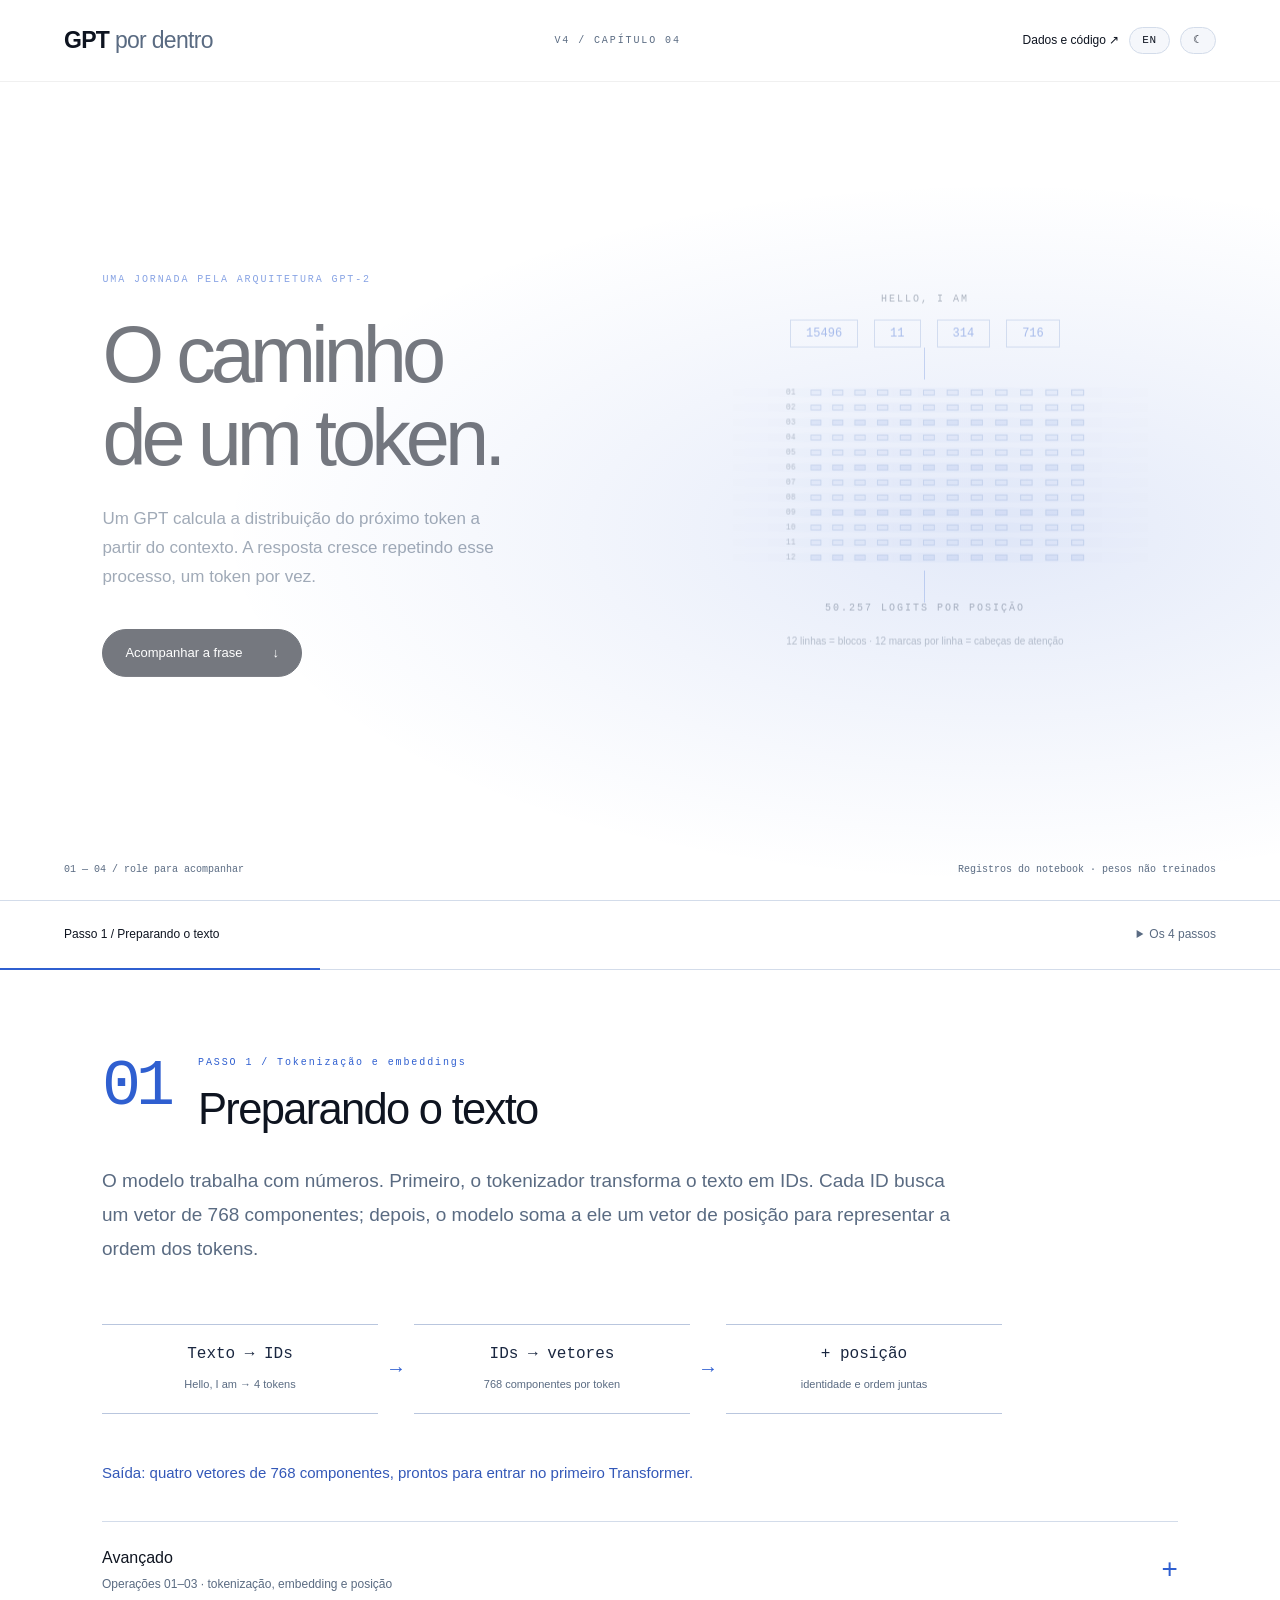
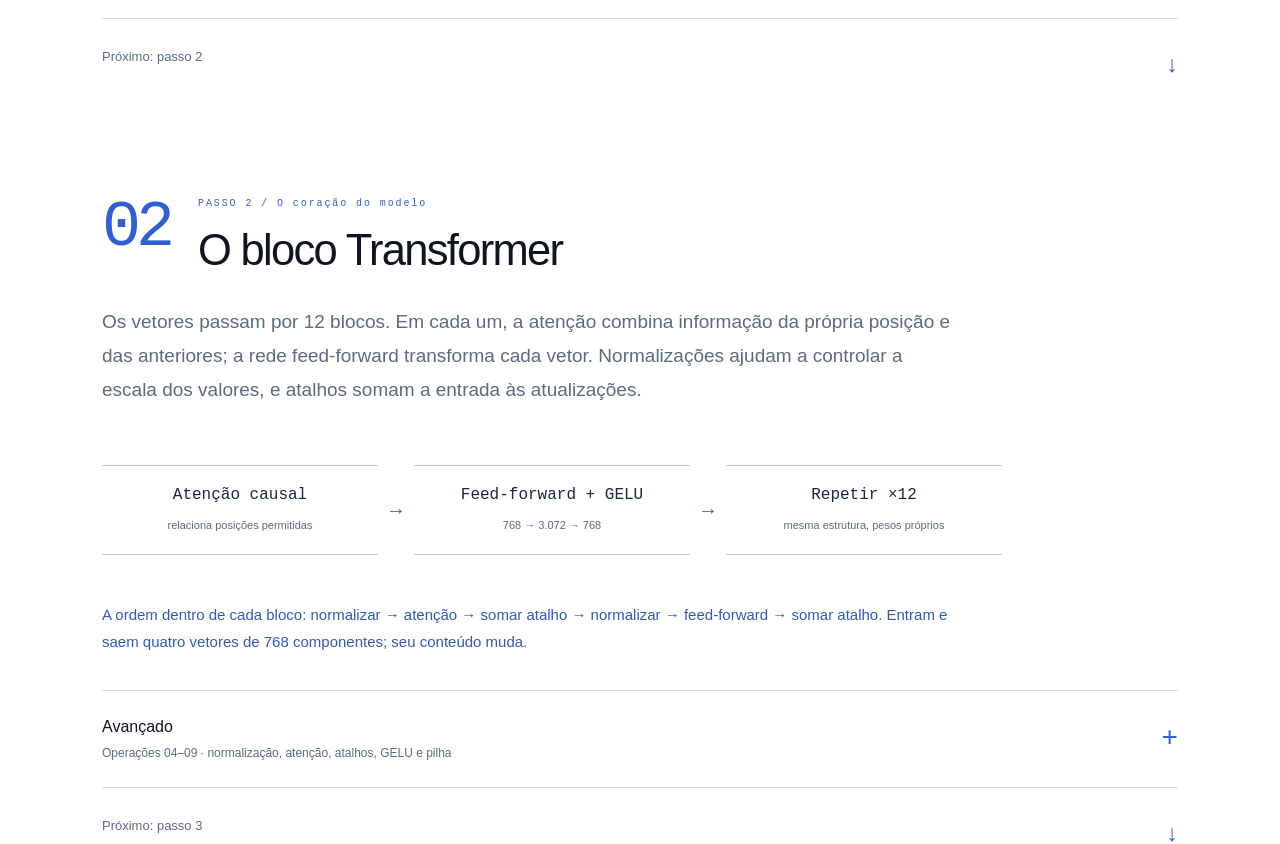
<file: 23-09/index.html>
<!doctype html>
<html lang="pt-BR">
<head><meta charset="utf-8"><meta name="viewport" content="width=device-width,initial-scale=1"><meta http-equiv="refresh" content="0;url=web/v4/index.html"><title>GPT por dentro</title></head>
<body><p><a href="web/v4/index.html">Abrir GPT por dentro — jornada v4 →</a></p></body>
</html>
</file>
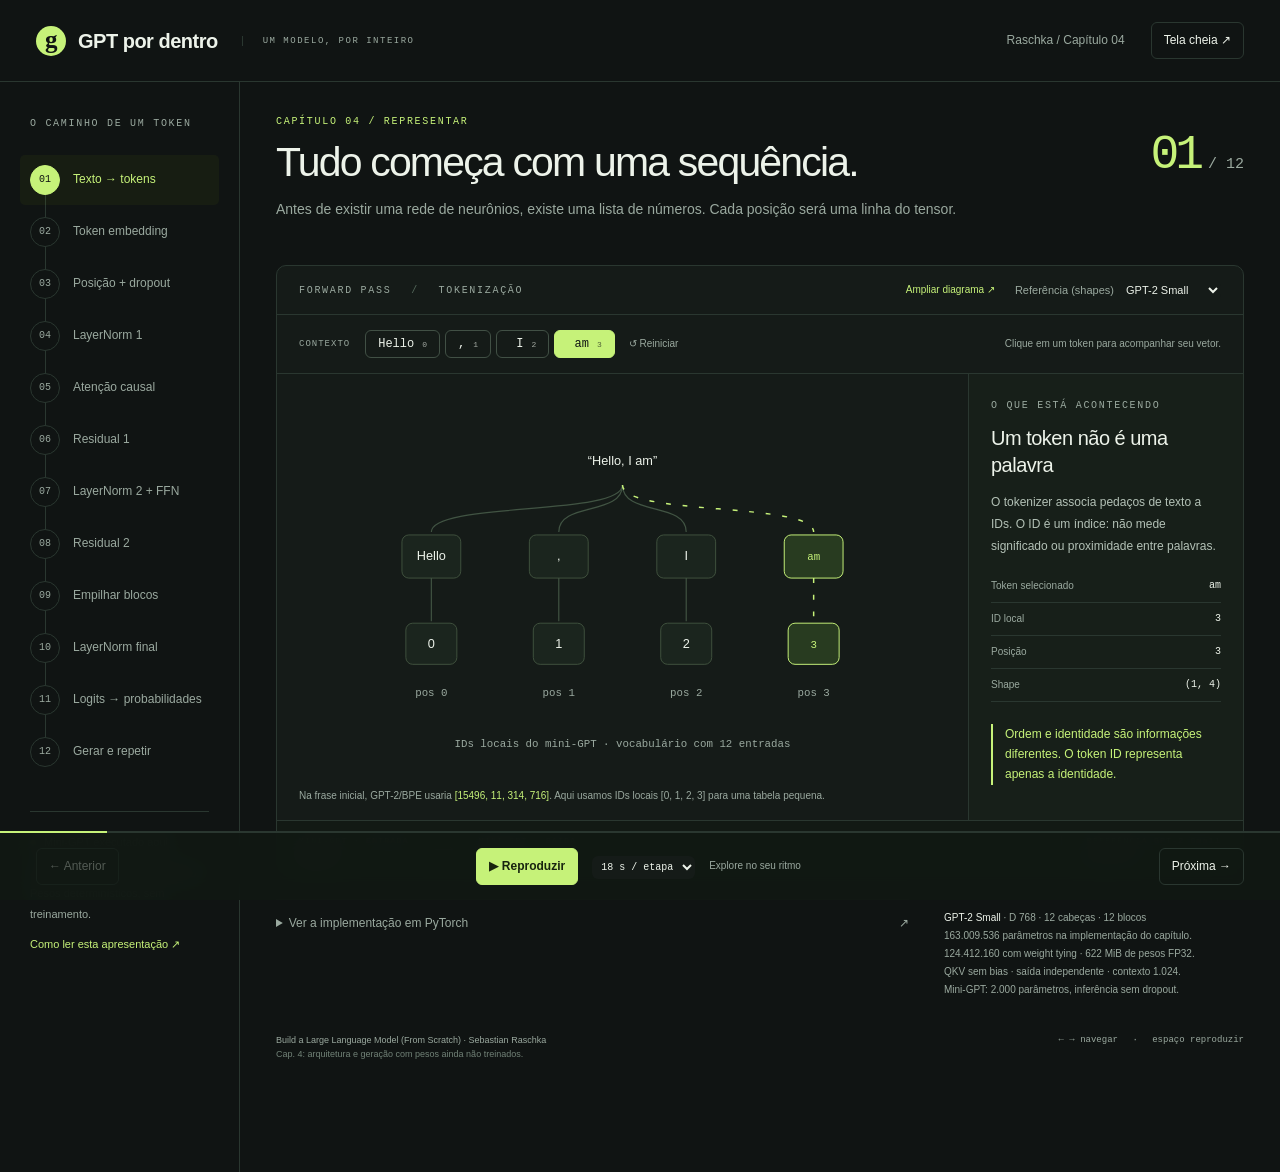
<file: 23-09/web/v1/index.html>
<!DOCTYPE html>
<html lang="pt-BR">
<head><meta charset="UTF-8"><meta name="viewport" content="width=device-width,initial-scale=1"><title>GPT por dentro · Capítulo 4</title><link rel="stylesheet" href="gpt_arch.css"></head>
<body>
<header class="top"><a class="brand" href="index.html"><span class="brand-mark">g</span> GPT por dentro<span class="edition">UM MODELO, POR INTEIRO</span></a><div class="top-right"><span>Raschka / Capítulo 04</span><button id="fullscreen" title="Alternar tela cheia">Tela cheia ↗</button></div></header>
<div class="workspace">
<aside class="sidebar"><div class="eyebrow">O caminho de um token</div><nav id="steps" aria-label="Etapas do modelo"></nav><div class="sidebar-bottom"><span class="live-dot"></span> Mini-GPT executado aqui<p>8 dimensões · 2 cabeças · 2 blocos<br>Pesos determinísticos, sem treinamento.</p><button id="about">Como ler esta apresentação ↗</button></div></aside>
<main>
<section class="heading"><div><div class="eyebrow" id="chapter"></div><h1 id="title"></h1><p id="intro"></p></div><div class="step-counter"><span id="step-num">01</span><small>/ 12</small></div></section>
<section class="lab" aria-label="Exploração interativa">
<div class="lab-toolbar"><div class="eyebrow">FORWARD PASS <span class="divider">/</span> <span id="view-name"></span></div><div class="lab-actions"><button id="zoom" aria-pressed="false">Ampliar diagrama ↗</button><label>Referência (shapes) <select id="family" title="Altera shapes e parâmetros de referência; não troca a rede didática"><option value="0">GPT-2 Small</option><option value="1">GPT-2 Medium</option><option value="2">GPT-2 Large</option><option value="3">GPT-2 XL</option></select></label></div></div>
<div class="context"><span class="context-label">CONTEXTO</span><div id="tokens" aria-label="Selecionar token para inspecionar"></div><button id="reset" title="Restaurar os quatro tokens iniciais">↺ Reiniciar</button><span class="context-help">Clique em um token para acompanhar seu vetor.</span></div>
<div class="stage-layout"><div class="visual-area"><div id="stage-controls"></div><div id="visual"></div><div class="visual-caption" id="caption"></div></div><aside class="inspector"><div class="eyebrow">O que está acontecendo</div><h2 id="detail-title"></h2><div id="explanation"></div><div id="numbers"></div><div class="takeaway" id="takeaway"></div></aside></div>
<div class="tensor-strip"><div><span>MINI-GPT · ENTRADA</span><strong id="shape-in"></strong></div><span class="tensor-arrow">⟶</span><div><span>MINI-GPT · SAÍDA</span><strong id="shape-out"></strong></div><div class="real-shape"><span id="real-label"></span><strong id="real-shape"></strong></div></div>
</section>
<div class="below"><details id="code-details"><summary>Ver a implementação em PyTorch <span>↗</span></summary><pre><code id="code"></code></pre><p>Trechos equivalentes a <a href="../../lesson/gpt.py">gpt.py</a>; dimensões reais dependem da configuração.</p></details><div class="reference" id="reference"></div></div>
<footer><span>Build a Large Language Model (From Scratch) · Sebastian Raschka<br><span class="muted">Cap. 4: arquitetura e geração com pesos ainda não treinados.</span></span><span class="keys">← → navegar <span>·</span> espaço reproduzir</span></footer>
</main></div>
<div class="transport"><div class="progress-track"><div id="progress"></div></div><div class="transport-inner"><button id="prev" aria-label="Etapa anterior">← <span>Anterior</span></button><div class="play-group"><button id="play" class="primary">▶ Reproduzir</button><label class="speed"><select id="speed" aria-label="Tempo por etapa"><option value="10000">10 s / etapa</option><option value="18000" selected>18 s / etapa</option><option value="30000">30 s / etapa</option></select></label><span id="play-status" aria-live="polite">Explore no seu ritmo</span></div><button id="next">Próxima <span>→</span></button></div></div>
<dialog id="guide"><button id="close-guide" class="close" aria-label="Fechar instruções">×</button><div class="eyebrow">GUIA DA APRESENTAÇÃO</div><h2>Siga os dados.<br>Abra cada operação.</h2><p>Navegue pelas 12 etapas com as setas ou use a reprodução automática. Clique nos tokens para mudar a linha do tensor inspecionada.</p><p>Na atenção, alterne as cabeças e retire a máscara para comparar. No feed-forward, selecione um neurônio e explore a curva GELU. No final, acrescente um token e observe o contexto crescer.</p><h3>Como ler os shapes</h3><p><code>(B, T, D)</code> = batch (sequências processadas juntas), quantidade de tokens e dimensões do embedding. Aqui B = 1. H é o número de cabeças e V é o tamanho do vocabulário.</p><h3>Dois níveis, explicitamente separados</h3><p><strong>Mini-GPT:</strong> os valores são calculados em JavaScript por um modelo pequeno (D = 8, H = 2, L = 2, vocabulário = 12, contexto máximo = 12), com pesos fixos não treinados. Os IDs são locais a este vocabulário. Não é uma execução do GPT-2 nem do PyTorch.</p><p><strong>Referência GPT-2:</strong> shapes e parâmetros seguem a implementação de <code>gpt.py</code>, com QKV sem bias e cabeça de saída independente. O seletor altera essa referência; a rede pequena continua inspecionável.</p><p>A atenção retoma o capítulo 3 como componente do capítulo 4. O final oferece uma frase guiada, escolhida por nós, e o modo argmax, como <code>generate_text_simple</code>. A frase guiada não é aprendida ou prevista pela rede. Sem treinamento, as continuações não precisam fazer sentido.</p><button id="start" class="primary">Explorar o modelo →</button></dialog>
<script src="gpt_arch.js"></script>
</body></html>
</file>
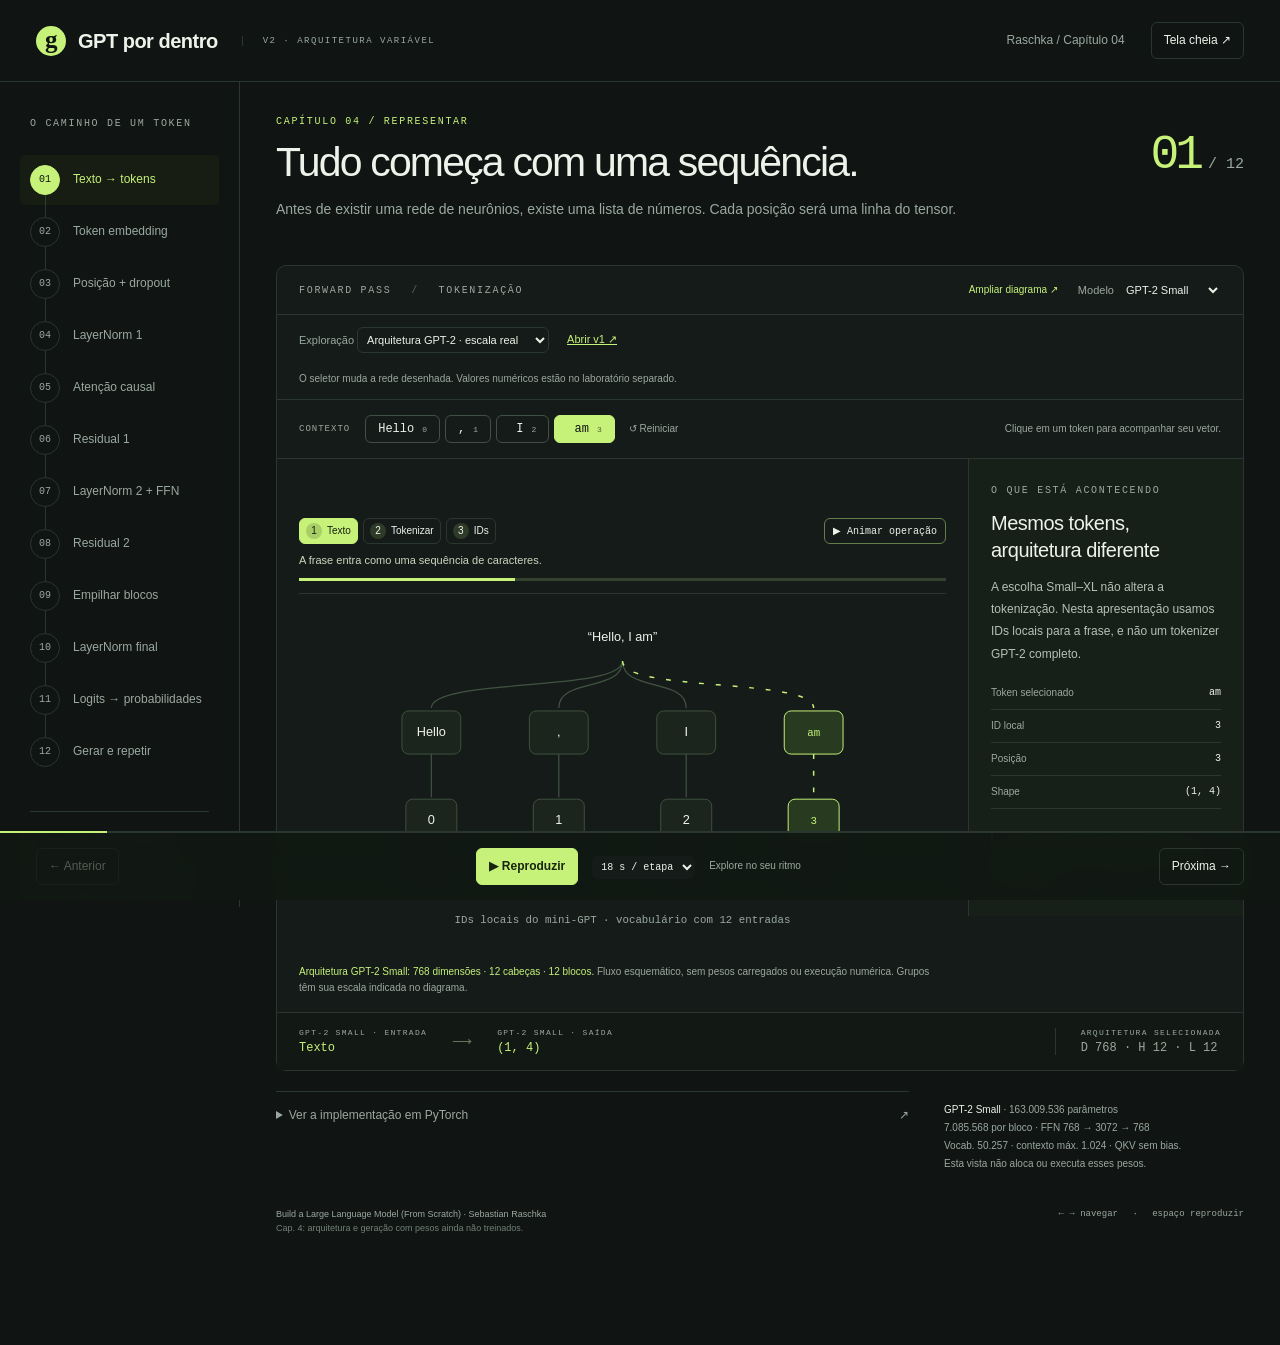
<file: 23-09/web/v2/index.html>
<!DOCTYPE html>
<html lang="pt-BR">
<head><meta charset="UTF-8"><meta name="viewport" content="width=device-width,initial-scale=1"><title>GPT por dentro · v2 · Arquitetura variável</title><link rel="stylesheet" href="gpt_arch_v2.css"></head>
<body>
<header class="top"><a class="brand" href="index.html"><span class="brand-mark">g</span> GPT por dentro<span class="edition">V2 · ARQUITETURA VARIÁVEL</span></a><div class="top-right"><span>Raschka / Capítulo 04</span><button id="fullscreen" title="Alternar tela cheia">Tela cheia ↗</button></div></header>
<div class="workspace">
<aside class="sidebar"><div class="eyebrow">O caminho de um token</div><nav id="steps" aria-label="Etapas do modelo"></nav><div class="sidebar-bottom"><span class="live-dot"></span> <span id="model-status"></span><p id="model-description"></p><button id="about">Como ler esta apresentação ↗</button></div></aside>
<main>
<section class="heading"><div><div class="eyebrow" id="chapter"></div><h1 id="title"></h1><p id="intro"></p></div><div class="step-counter"><span id="step-num">01</span><small>/ 12</small></div></section>
<section class="lab" aria-label="Exploração interativa">
<div class="lab-toolbar"><div class="eyebrow">FORWARD PASS <span class="divider">/</span> <span id="view-name"></span></div><div class="lab-actions"><button id="zoom" aria-pressed="false">Ampliar diagrama ↗</button><label>Modelo <select id="family" title="Troca a arquitetura visual completa: dimensões, cabeças e blocos"><option value="0">GPT-2 Small</option><option value="1">GPT-2 Medium</option><option value="2">GPT-2 Large</option><option value="3">GPT-2 XL</option></select></label></div></div>
<div class="mode-bar"><label>Exploração <select id="exploration"><option value="architecture">Arquitetura GPT-2 · escala real</option><option value="numeric">Laboratório numérico · mini-GPT</option></select></label><a href="../v1/index.html">Abrir v1 ↗</a><span id="mode-note"></span></div><div class="context"><span class="context-label">CONTEXTO</span><div id="tokens" aria-label="Selecionar token para inspecionar"></div><button id="reset" title="Restaurar os quatro tokens iniciais">↺ Reiniciar</button><span class="context-help">Clique em um token para acompanhar seu vetor.</span></div>
<div class="stage-layout"><div class="visual-area"><div id="stage-controls"></div><div id="visual"></div><div class="visual-caption" id="caption"></div></div><aside class="inspector"><div class="eyebrow">O que está acontecendo</div><h2 id="detail-title"></h2><div id="explanation"></div><div id="numbers"></div><div class="takeaway" id="takeaway"></div></aside></div>
<div class="tensor-strip"><div><span>MINI-GPT · ENTRADA</span><strong id="shape-in"></strong></div><span class="tensor-arrow">⟶</span><div><span>MINI-GPT · SAÍDA</span><strong id="shape-out"></strong></div><div class="real-shape"><span id="real-label"></span><strong id="real-shape"></strong></div></div>
</section>
<div class="below"><details id="code-details"><summary>Ver a implementação em PyTorch <span>↗</span></summary><pre><code id="code"></code></pre><p>Trechos equivalentes a <a href="../../lesson/gpt.py">gpt.py</a>; dimensões reais dependem da configuração.</p></details><div class="reference" id="reference"></div></div>
<footer><span>Build a Large Language Model (From Scratch) · Sebastian Raschka<br><span class="muted">Cap. 4: arquitetura e geração com pesos ainda não treinados.</span></span><span class="keys">← → navegar <span>·</span> espaço reproduzir</span></footer>
</main></div>
<div class="transport"><div class="progress-track"><div id="progress"></div></div><div class="transport-inner"><button id="prev" aria-label="Etapa anterior">← <span>Anterior</span></button><div class="play-group"><button id="play" class="primary">▶ Reproduzir</button><label class="speed"><select id="speed" aria-label="Tempo por etapa"><option value="10000">10 s / etapa</option><option value="18000" selected>18 s / etapa</option><option value="30000">30 s / etapa</option></select></label><span id="play-status" aria-live="polite">Explore no seu ritmo</span></div><button id="next">Próxima <span>→</span></button></div></div>
<dialog id="guide"><button id="close-guide" class="close" aria-label="Fechar instruções">×</button><div class="eyebrow">GUIA DA APRESENTAÇÃO</div><h2>Siga os dados.<br>Abra cada operação.</h2><p>Navegue pelas 12 etapas com as setas ou use a reprodução automática. Clique nos tokens para mudar a linha do tensor inspecionada.</p><p>Na atenção, alterne as cabeças e retire a máscara para comparar. No feed-forward, selecione um neurônio e explore a curva GELU. No final, acrescente um token e observe o contexto crescer.</p><h3>Como ler os shapes</h3><p><code>(B, T, D)</code> = batch (sequências processadas juntas), quantidade de tokens e dimensões do embedding. Aqui B = 1. H é o número de cabeças e V é o tamanho do vocabulário.</p><h3>V2: a arquitetura cresce com o modelo</h3><p>No modo Arquitetura, Small–XL altera todas as dimensões, a quantidade de cabeças e os blocos desenhados. Grupos indicam explicitamente quantos componentes representam. Clique para explorar dimensões, cabeças e blocos. Os fluxos são esquemáticos: não executamos bilhões de parâmetros no navegador.</p><h3>Laboratório numérico separado</h3><p><strong>Mini-GPT:</strong> os valores são calculados em JavaScript por um modelo pequeno (D = 8, H = 2, L = 2, vocabulário = 12, contexto máximo = 12), com pesos fixos não treinados. Os IDs são locais a este vocabulário. Não é uma execução do GPT-2 nem do PyTorch.</p><p><strong>Referência GPT-2:</strong> shapes e parâmetros seguem a implementação de <code>gpt.py</code>, com QKV sem bias e cabeça de saída independente. O seletor altera essa referência; a rede pequena continua inspecionável.</p><p>A atenção retoma o capítulo 3 como componente do capítulo 4. O final oferece uma frase guiada, escolhida por nós, e o modo argmax, como <code>generate_text_simple</code>. A frase guiada não é aprendida ou prevista pela rede. Sem treinamento, as continuações não precisam fazer sentido.</p><button id="start" class="primary">Explorar o modelo →</button></dialog>
<script src="gpt_arch_v2_base.js"></script><script src="gpt_arch_v2.js"></script><script src="gpt_arch_v2_interactions.js"></script>
</body></html>
</file>
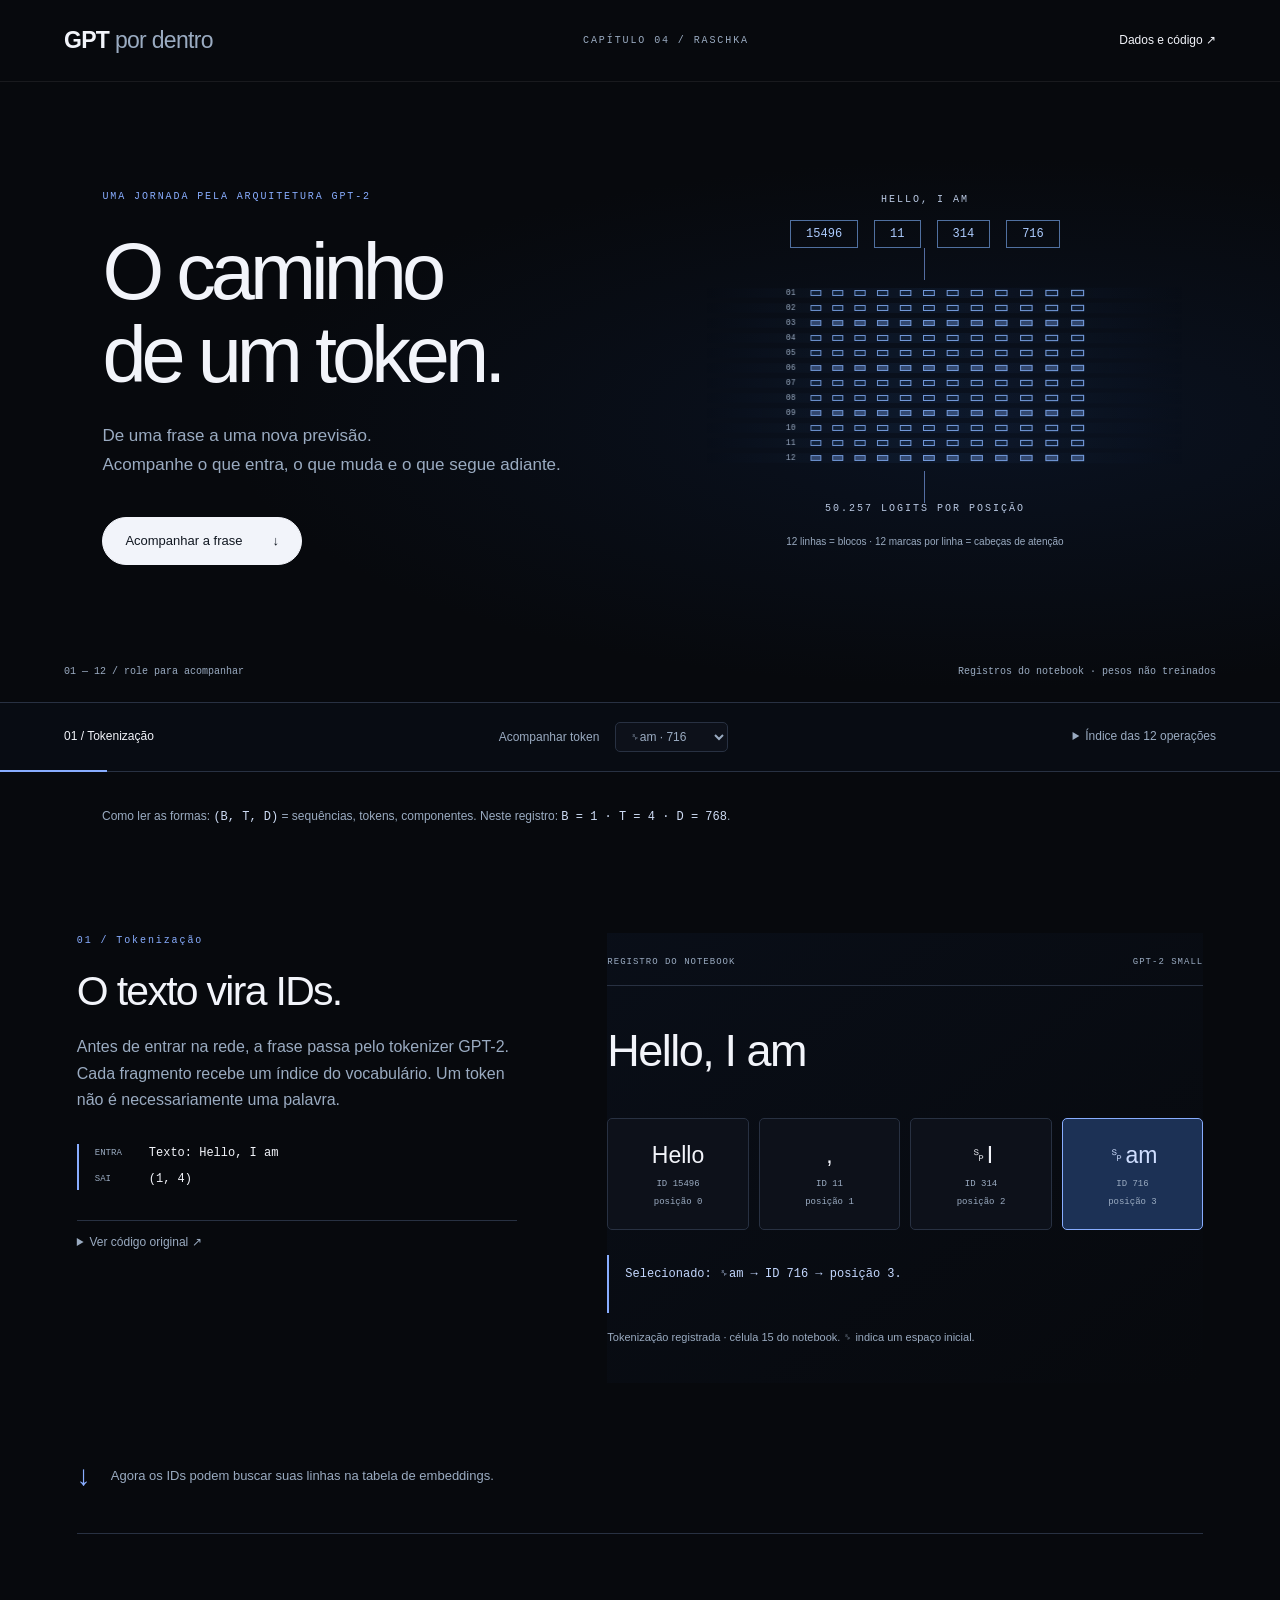
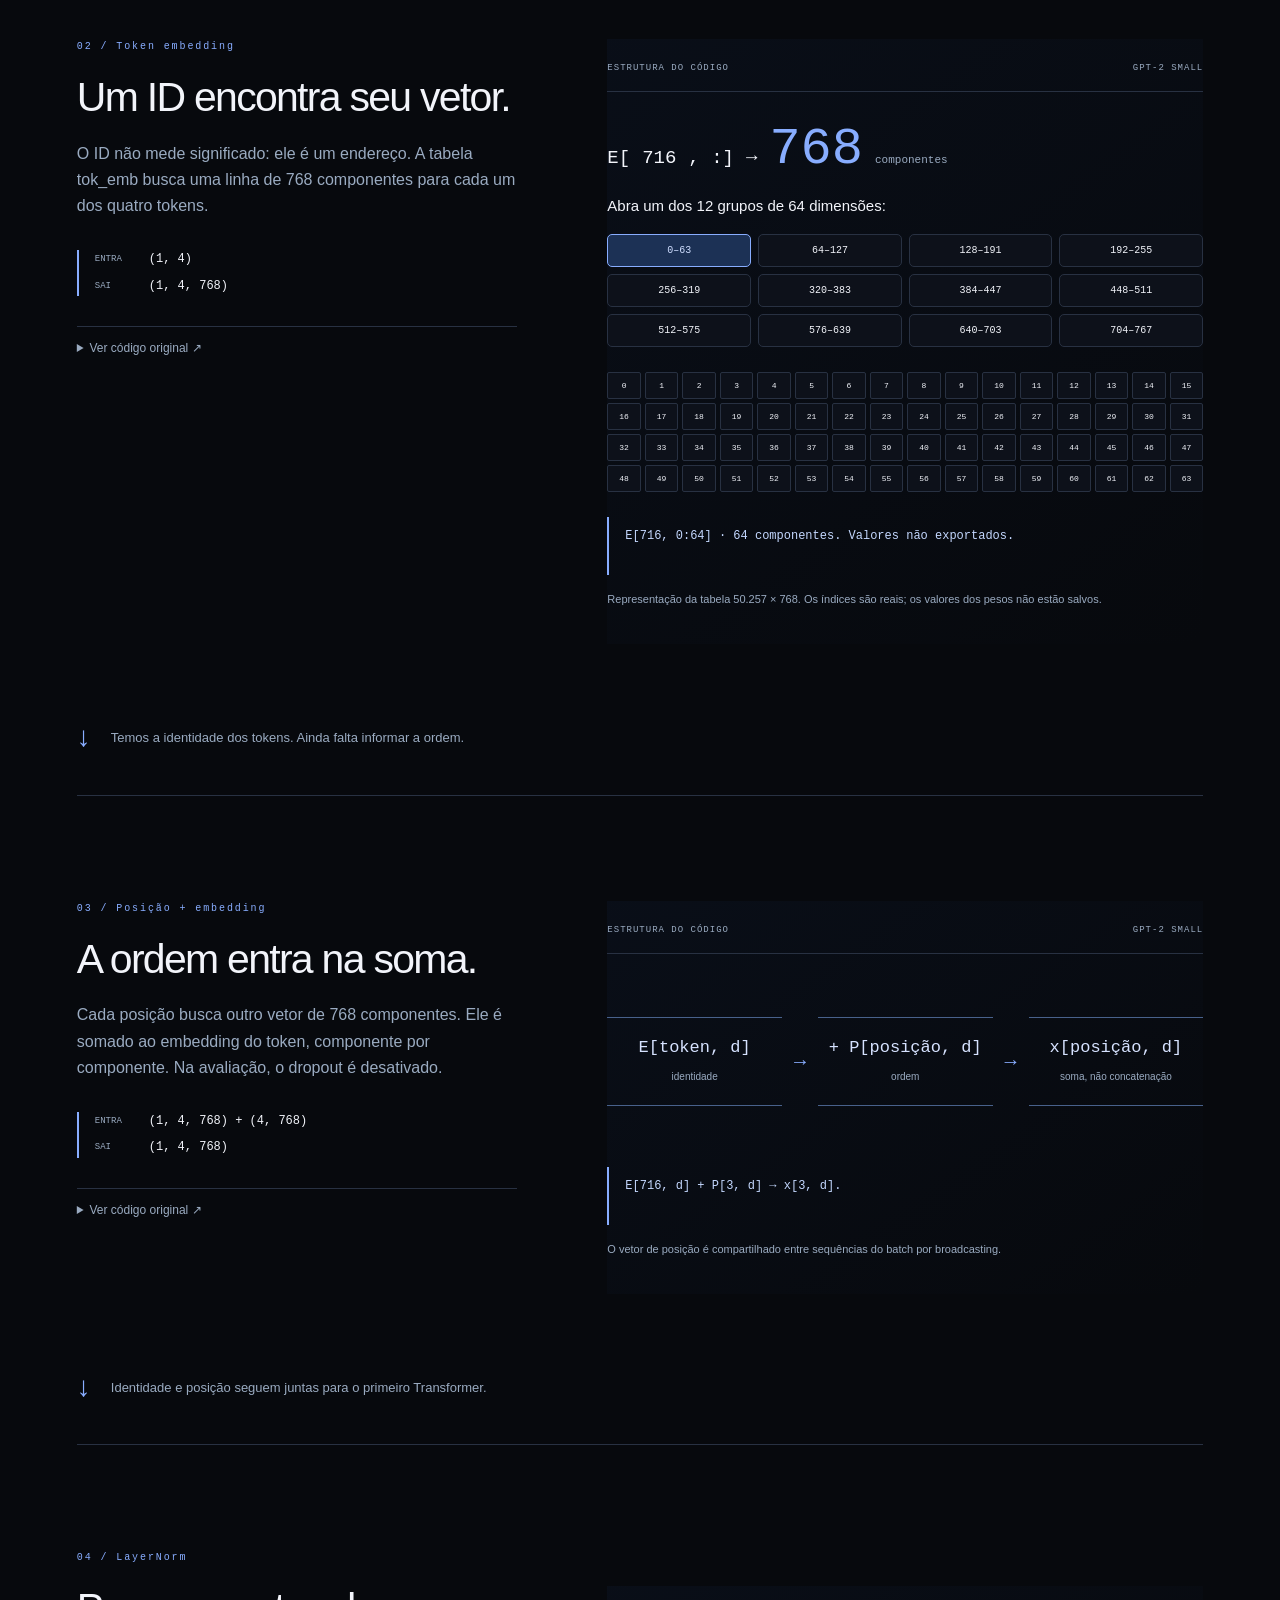
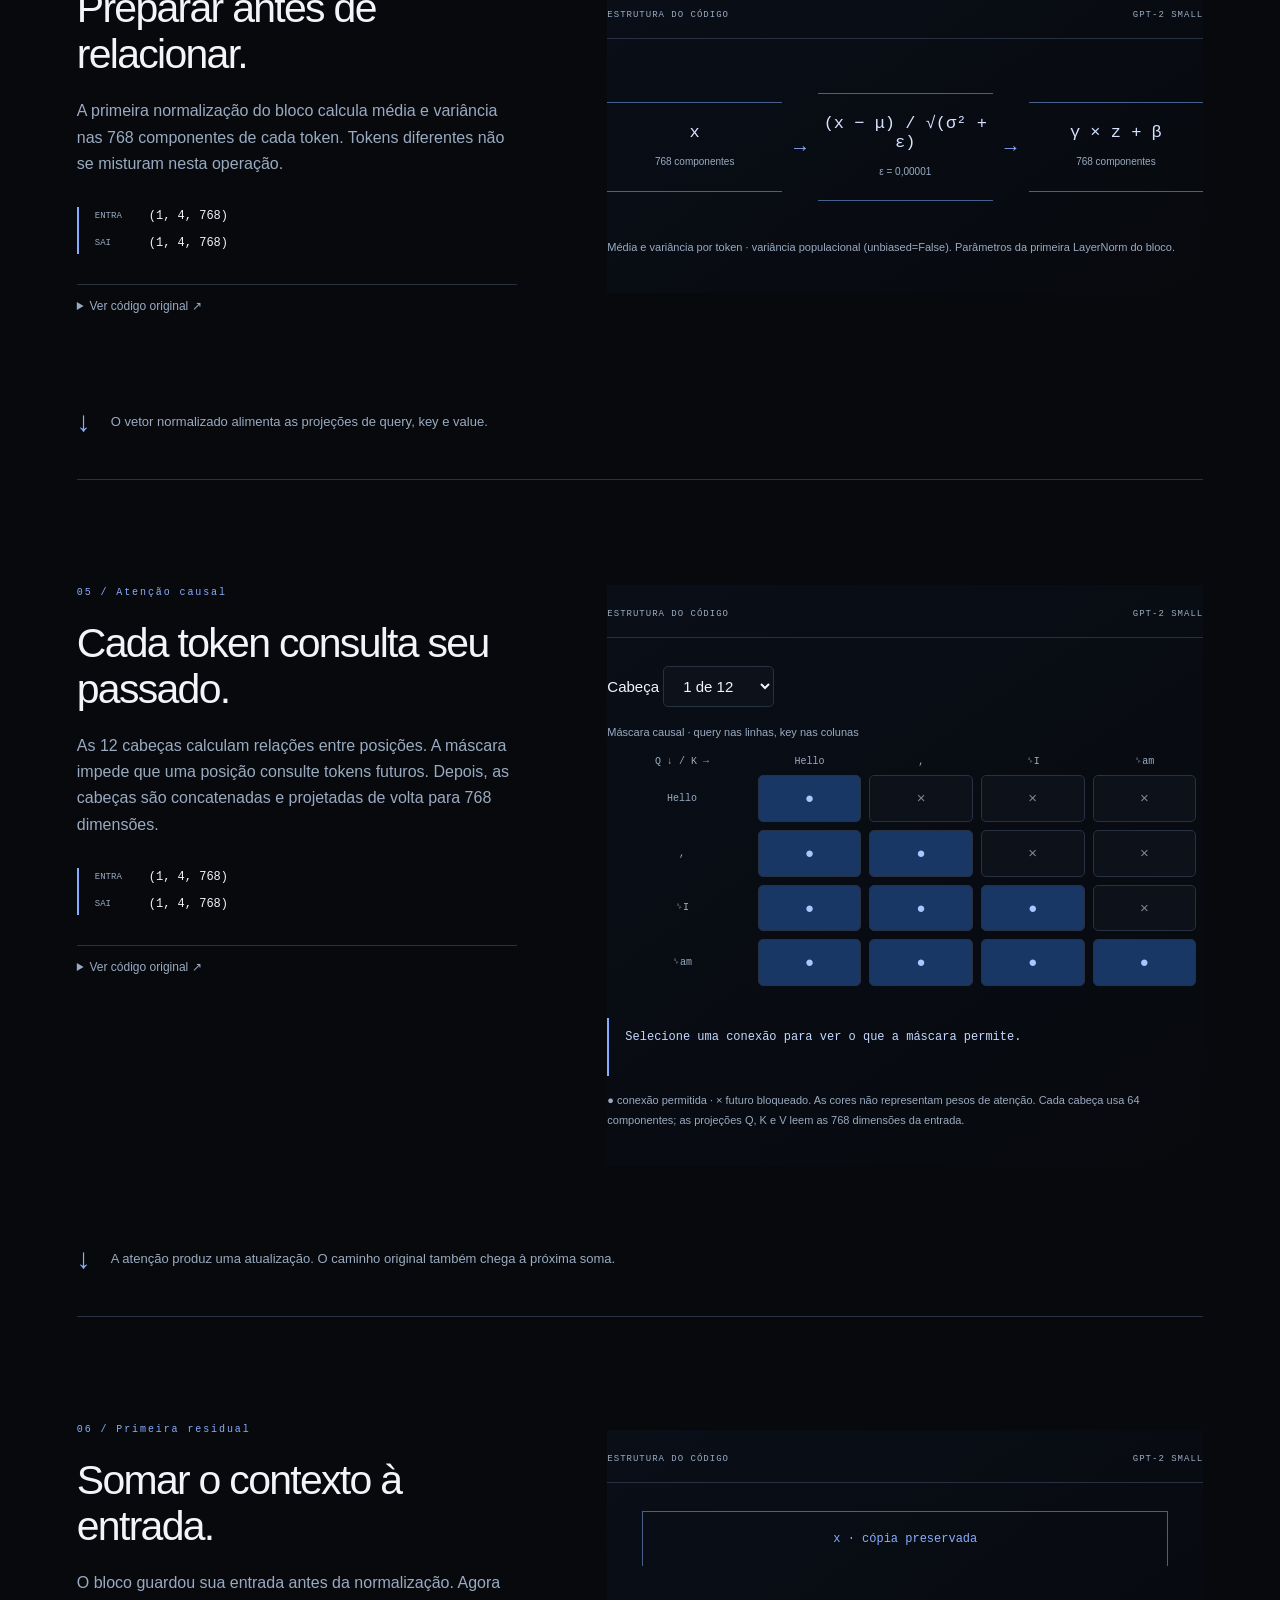
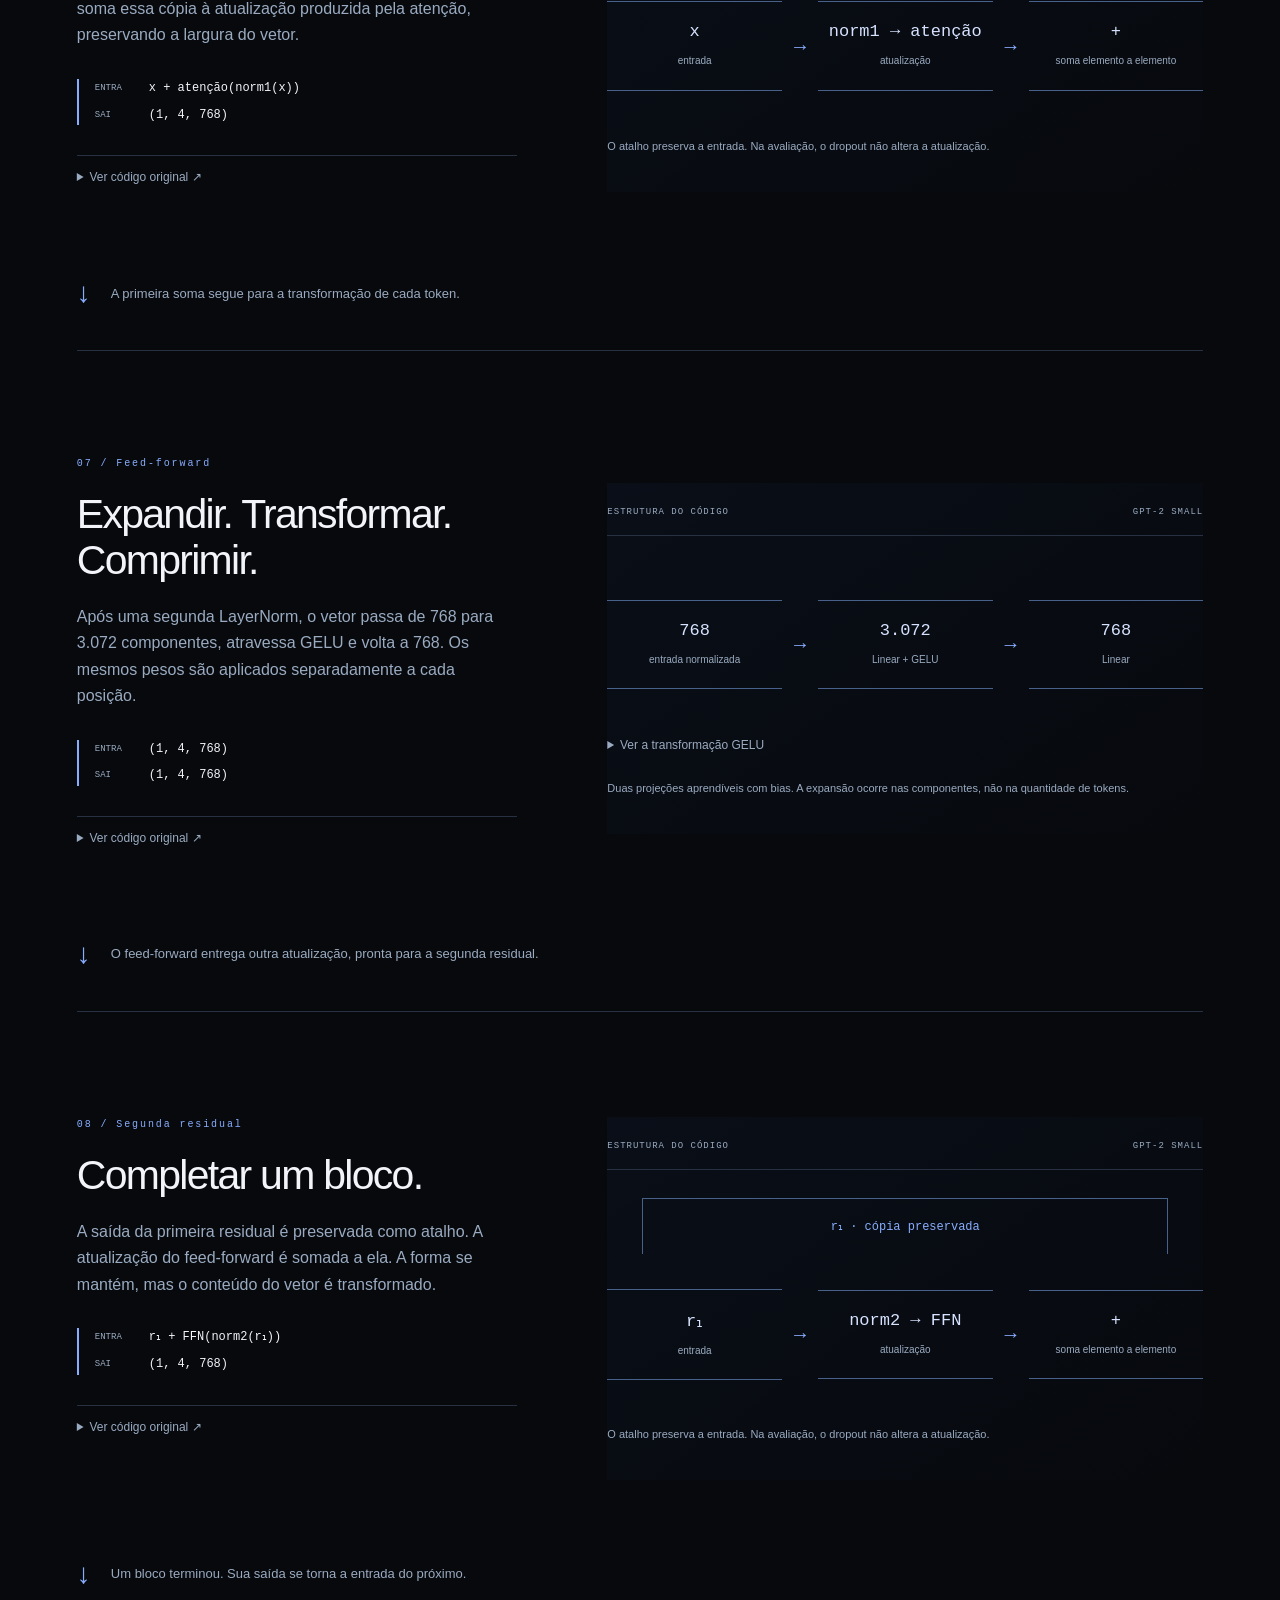
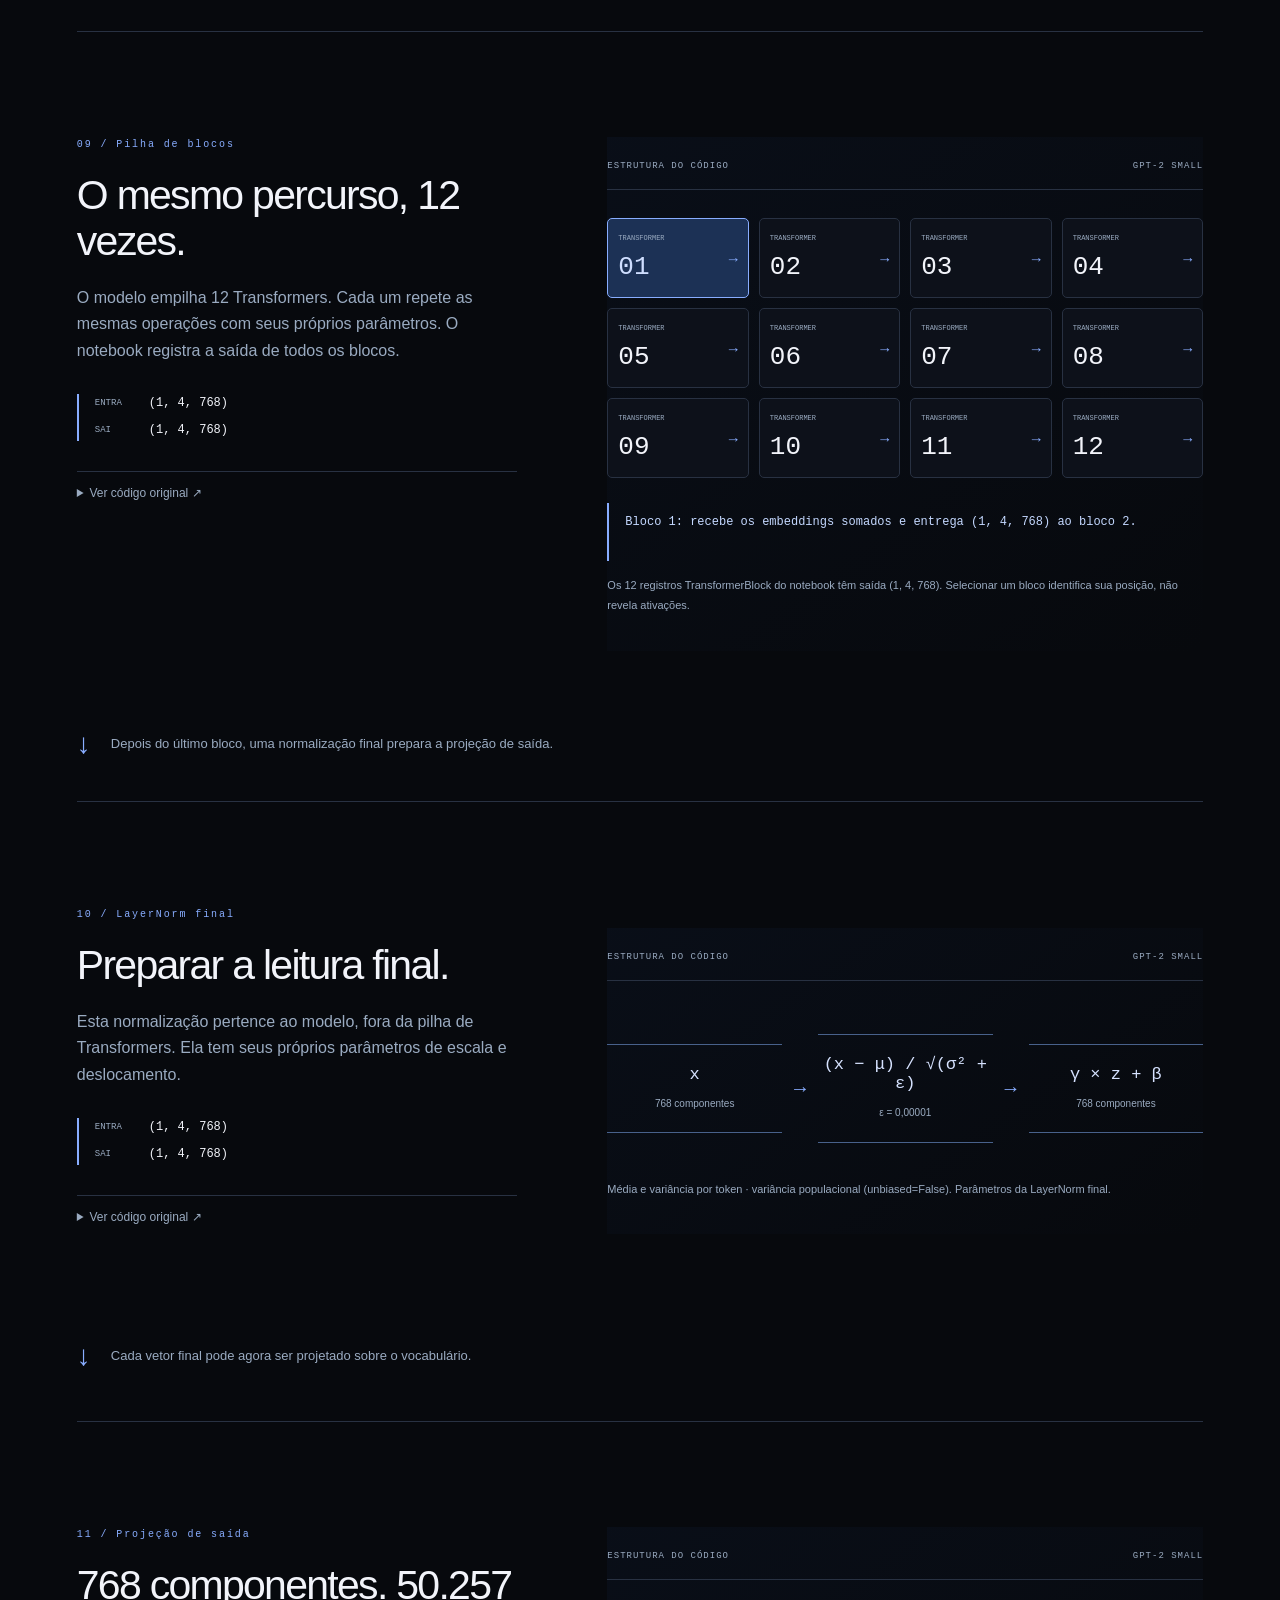
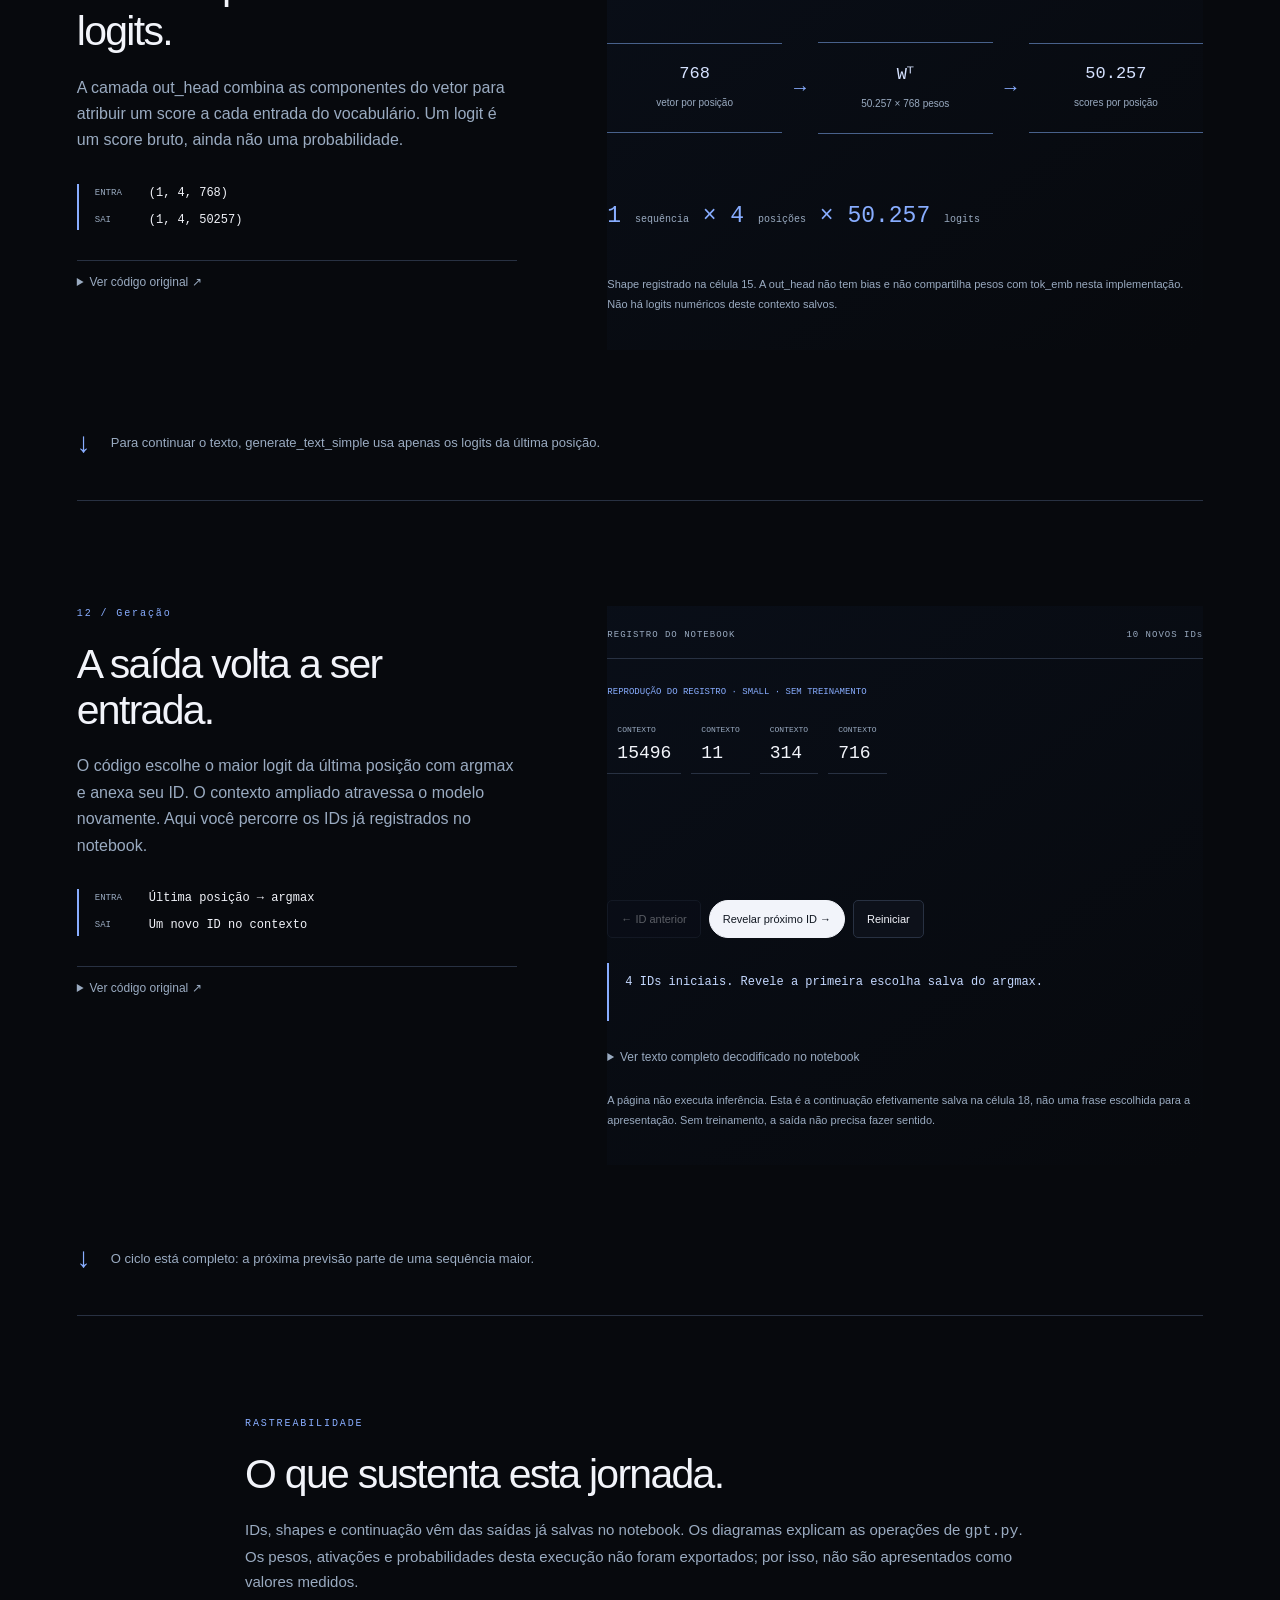
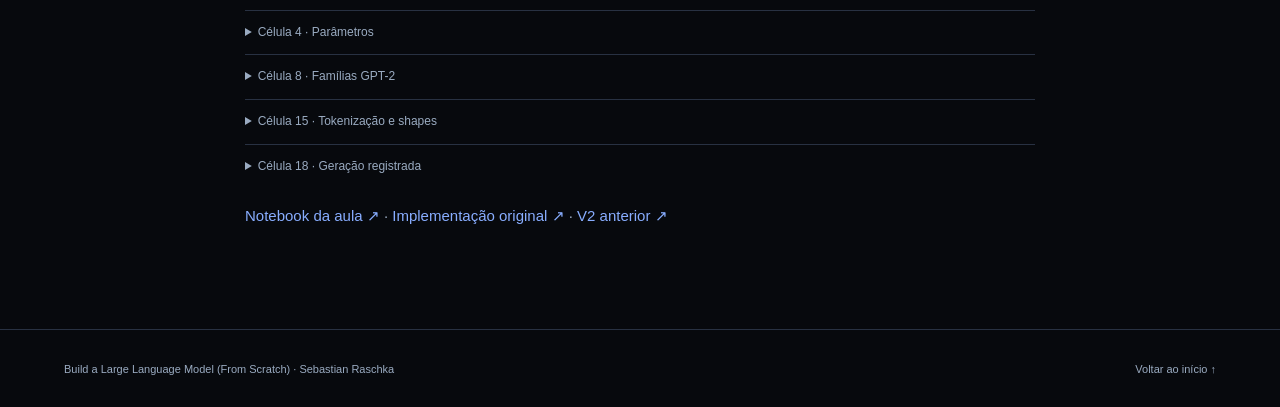
<file: 23-09/web/v3/index.html>
<!doctype html>
<html lang="pt-BR">
<head><meta charset="utf-8"><meta name="viewport" content="width=device-width,initial-scale=1"><title>GPT por dentro — o caminho de um token</title><link rel="stylesheet" href="gpt_journey.css"></head>
<body>
<a class="skip" href="#journey">Pular para a jornada</a>
<header><a class="brand" href="#">GPT <span>por dentro</span></a><span class="edition">CAPÍTULO 04 / RASCHKA</span><a href="#sources">Dados e código ↗</a></header>
<div class="opening">
<div class="opening-copy"><div class="eyebrow">UMA JORNADA PELA ARQUITETURA GPT-2</div><h1>O caminho<br>de um token.</h1><p>De uma frase a uma nova previsão.<br>Acompanhe o que entra, o que muda e o que segue adiante.</p><a class="primary" href="#s0">Acompanhar a frase <span>↓</span></a></div>
<div class="opening-map" aria-label="Visão geral: texto, IDs, vetores, 12 blocos, logits"><div class="map-label">HELLO, I AM</div><div class="map-tokens"><span>15496</span><span>11</span><span>314</span><span>716</span></div><div class="beam"></div><div id="model-map"></div><div class="beam"></div><div class="map-label">50.257 LOGITS POR POSIÇÃO</div><p>12 linhas = blocos · 12 marcas por linha = cabeças de atenção</p></div>
<div class="opening-bottom"><span>01 — 12 <span class="muted">/ role para acompanhar</span></span><span>Registros do notebook · pesos não treinados</span></div>
</div>
<div class="reading-bar"><span id="reading-label">O texto vira IDs</span><label>Acompanhar token <select id="token"><option value="0">Hello · 15496</option><option value="1">, · 11</option><option value="2">␠I · 314</option><option value="3" selected>␠am · 716</option></select></label><details class="index"><summary>Índice das 12 operações</summary><nav id="index"></nav></details><div id="reading-progress"></div></div>
<div class="shape-guide">Como ler as formas: <code>(B, T, D)</code> = sequências, tokens, componentes. Neste registro: <code>B = 1 · T = 4 · D = 768</code>.</div>
<main id="journey"></main>
<section id="sources" class="sources"><div class="eyebrow">RASTREABILIDADE</div><h2>O que sustenta esta jornada.</h2><p>IDs, shapes e continuação vêm das saídas já salvas no notebook. Os diagramas explicam as operações de <code>gpt.py</code>. Os pesos, ativações e probabilidades desta execução não foram exportados; por isso, não são apresentados como valores medidos.</p><div id="source-records"></div><p><a href="../../lesson/chapter4_visual_lesson.ipynb">Notebook da aula ↗</a> · <a href="../../lesson/gpt.py">Implementação original ↗</a> · <a href="../v2-anterior/index.html">V2 anterior ↗</a></p></section>
<footer>Build a Large Language Model (From Scratch) · Sebastian Raschka <a href="#">Voltar ao início ↑</a></footer>
<noscript>Ative JavaScript para explorar a jornada. Os dados também estão em chapter4_visual_lesson.ipynb.</noscript>
<script src="../shared/gpt_journey_data.js"></script><script src="gpt_journey.js"></script>
</body></html>
</file>
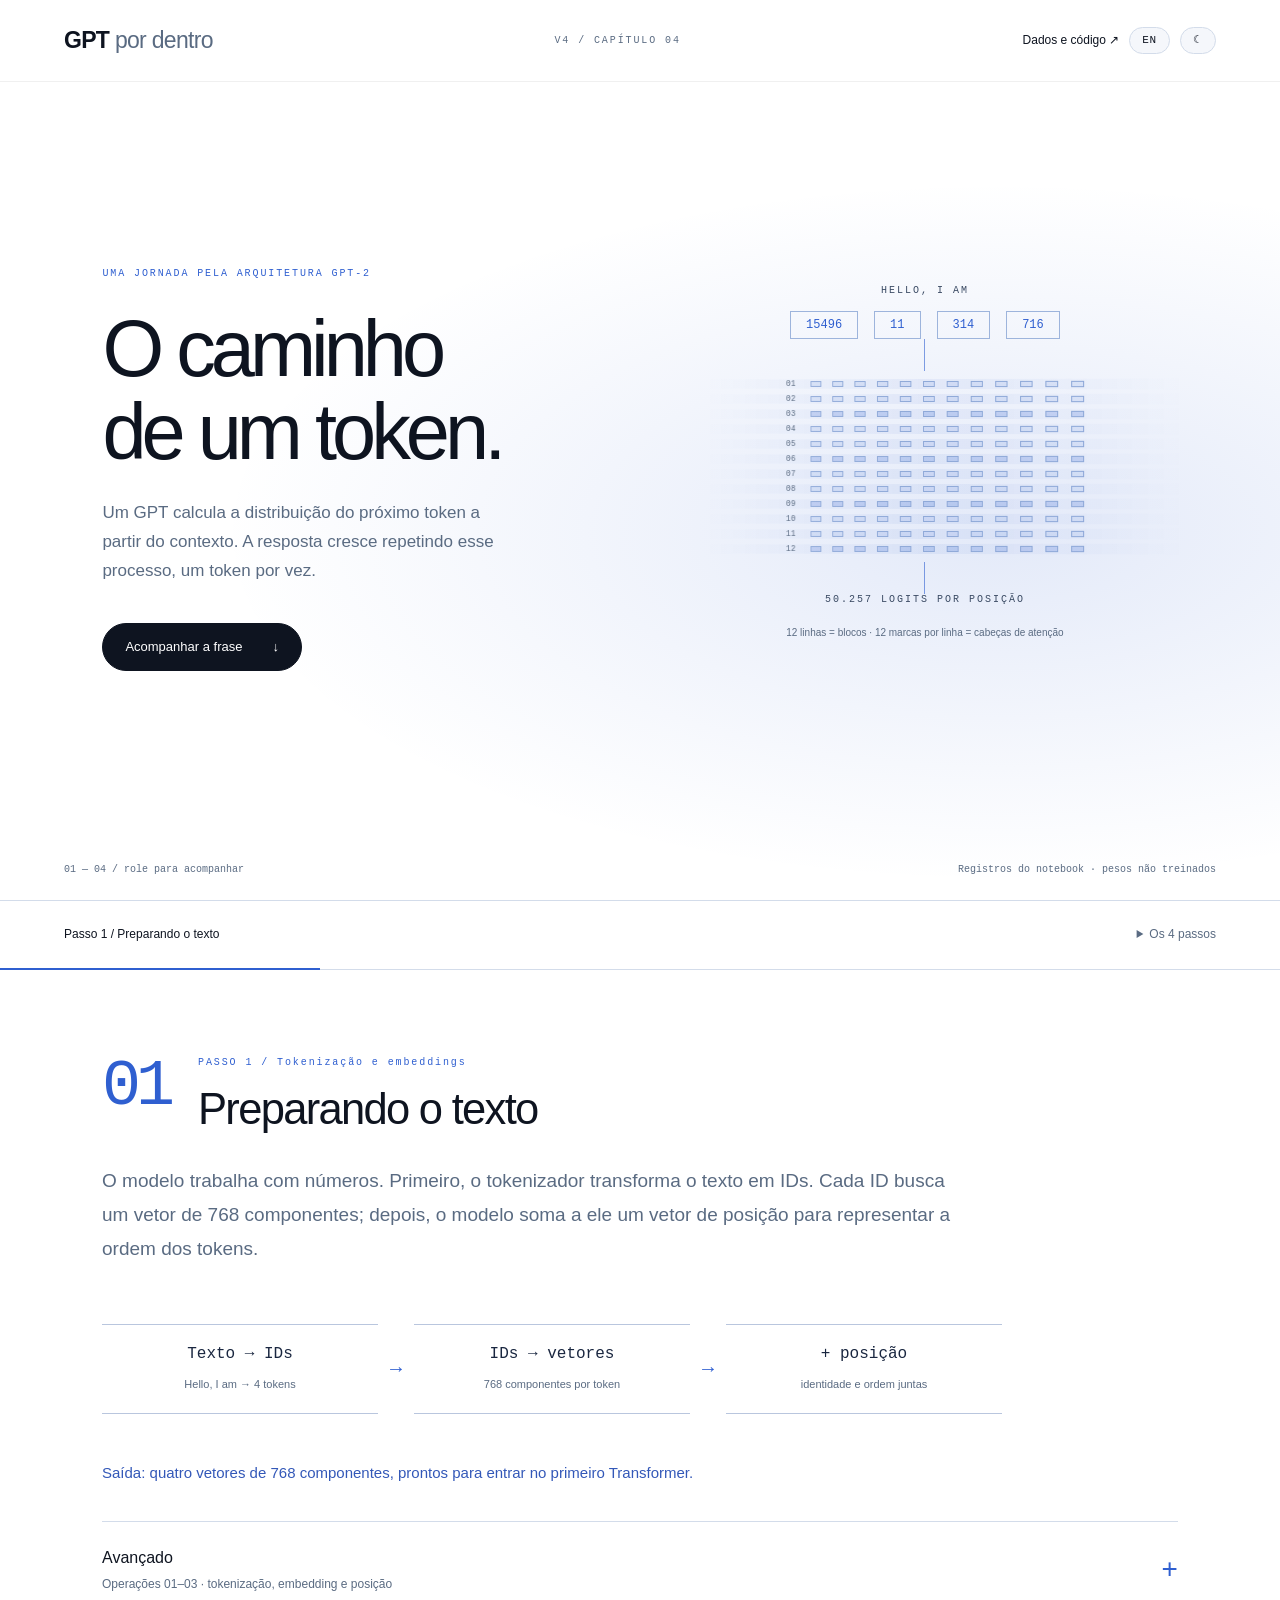
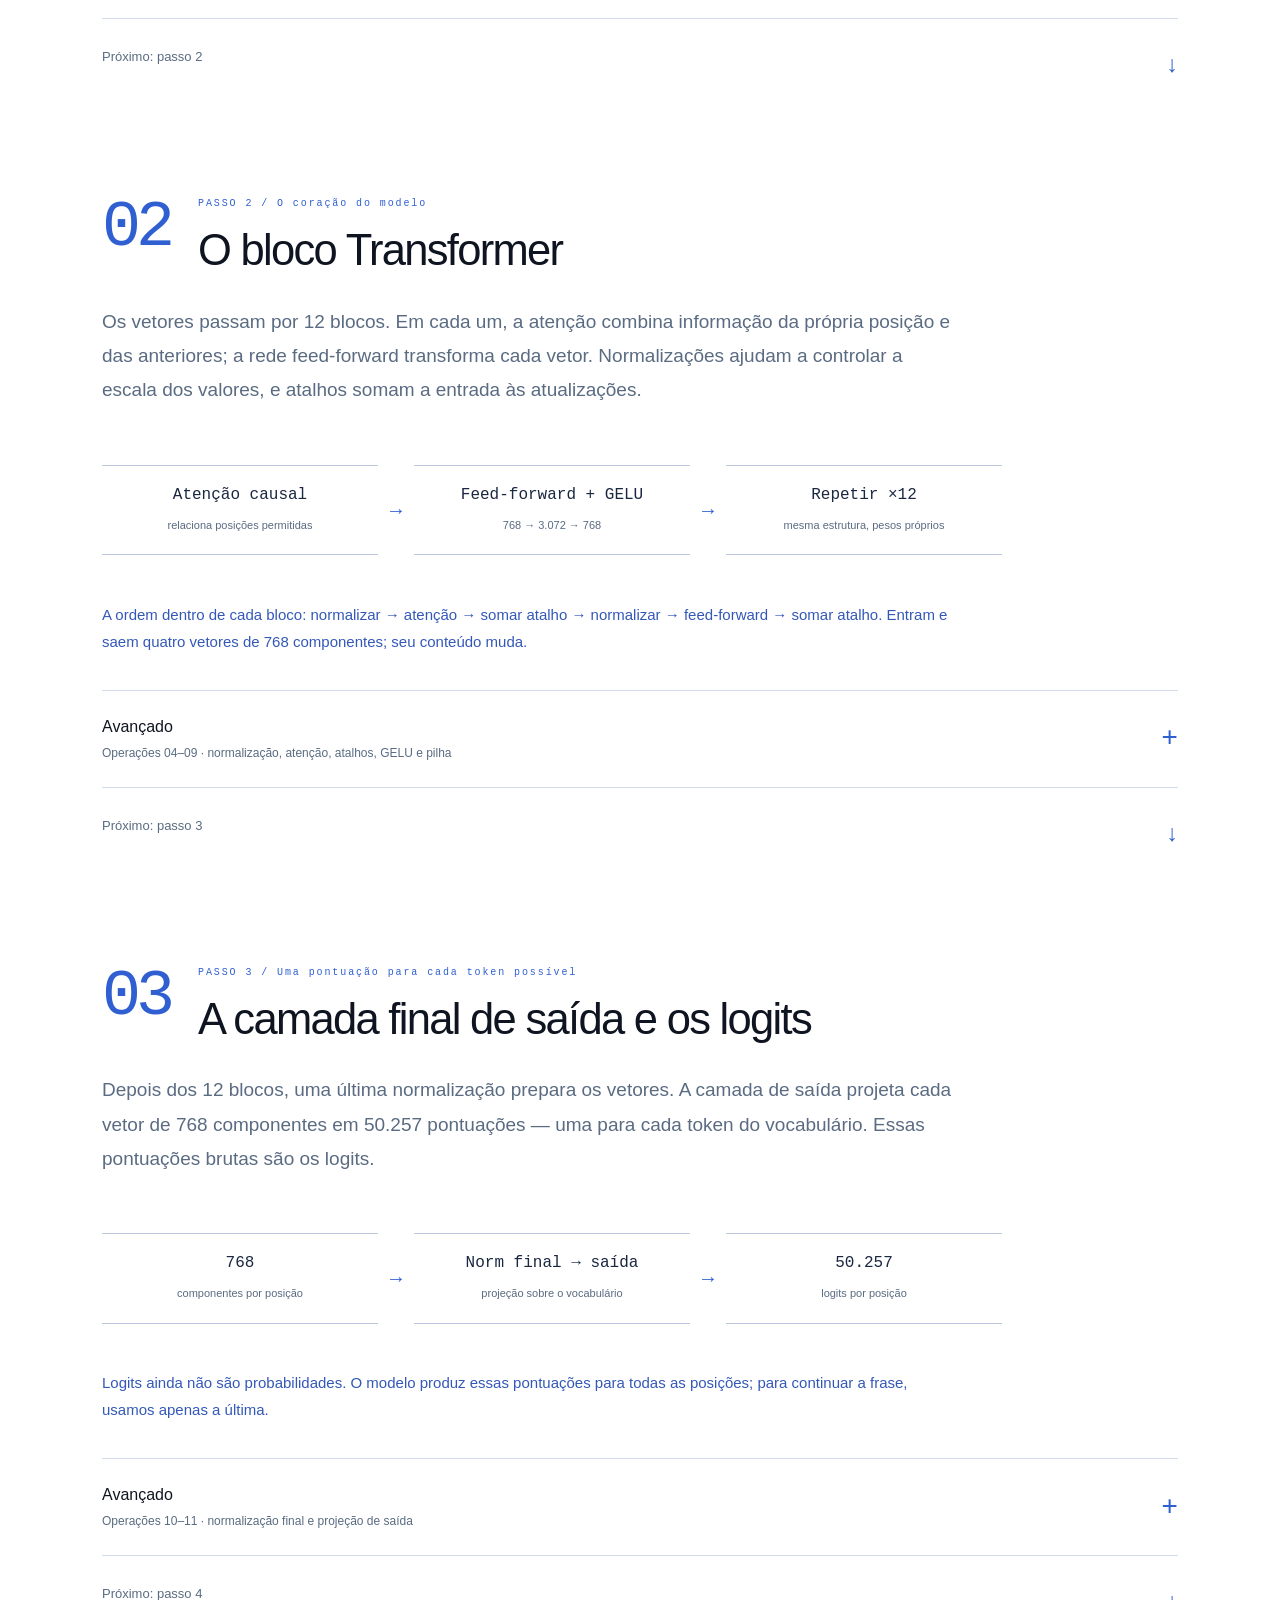
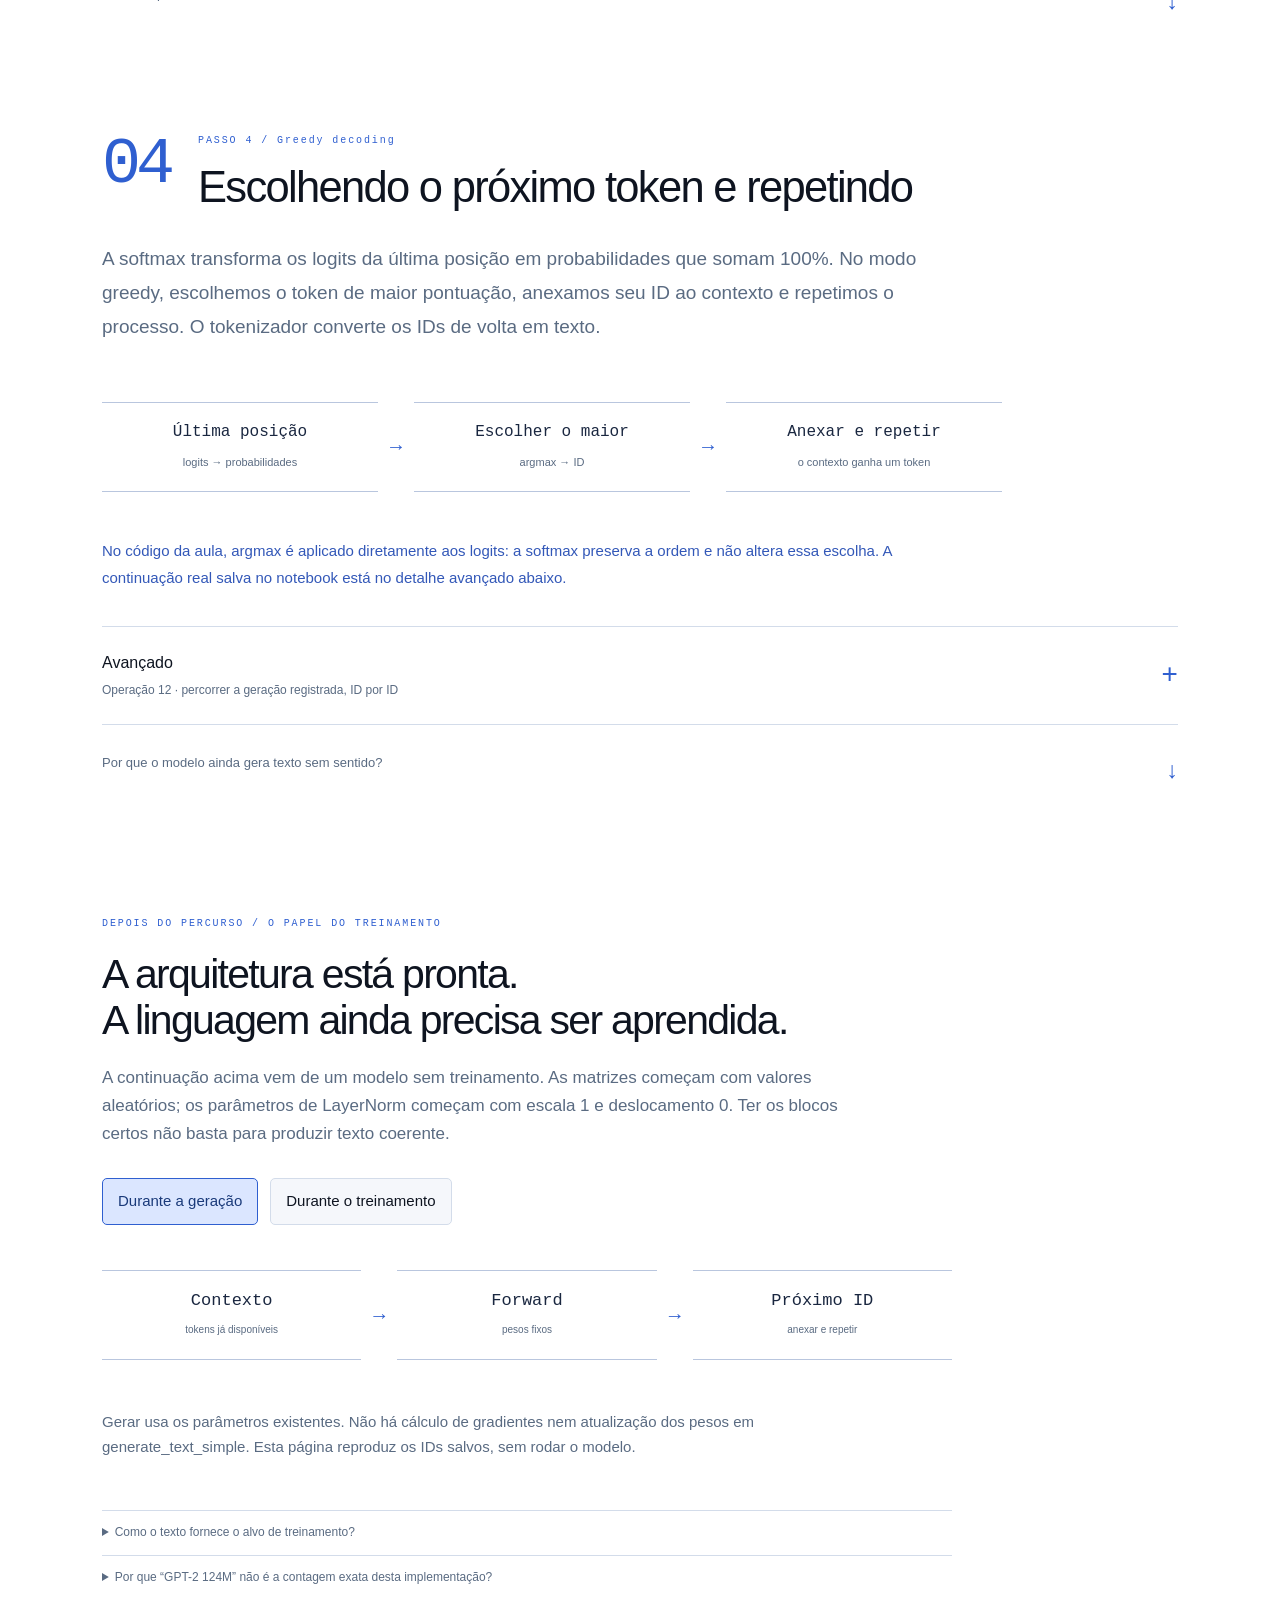
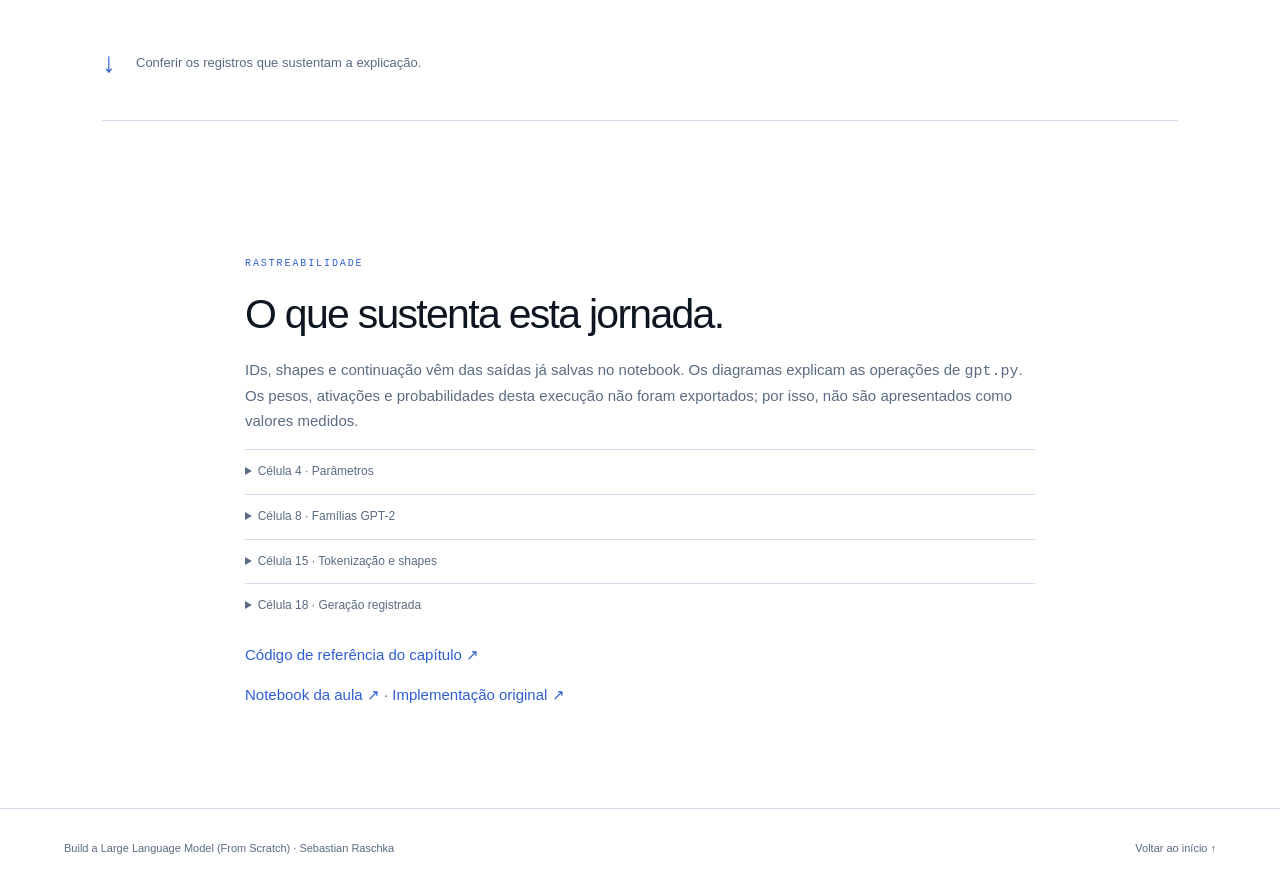
<file: 23-09/web/v4/index.html>
<!doctype html>
<html lang="pt-BR">
  <head>
    <meta charset="utf-8" />
    <meta name="viewport" content="width=device-width, initial-scale=1" />
    <meta
      name="description"
      content="Jornada interativa pela arquitetura GPT-2: o caminho de um token, do texto aos logits, com dados reais do notebook do capítulo 4."
    />
    <meta name="theme-color" content="#07090d" />
    <title>GPT por dentro — v4 · do texto à próxima previsão</title>
    <script>
      // Set language + theme before paint to avoid a flash.
      (function () {
        var d = document.documentElement;
        try {
          var lang = localStorage.getItem('lang');
          if (lang === 'en' || lang === 'pt-BR') d.lang = lang;
          var theme = localStorage.getItem('theme');
          if (!theme)
            theme = matchMedia('(prefers-color-scheme: light)').matches
              ? 'light'
              : 'dark';
          d.dataset.theme = theme;
        } catch (e) {
          d.dataset.theme = 'dark';
        }
      })();
    </script>
    <link rel="stylesheet" href="gpt_journey.css" />
  </head>
  <body>
    <a class="skip" href="#step1" data-i18n="skip">Pular para a jornada</a>

    <header>
      <a class="brand" href="#">GPT <span data-i18n="brandSub">por dentro</span></a>
      <span class="edition" data-i18n="edition">V4 / CAPÍTULO 04</span>
      <div class="controls">
        <a href="#sources" data-i18n="sourcesLink">Dados e código ↗</a>
        <button
          id="lang-toggle"
          class="toggle"
          type="button"
          data-i18n="langLabel"
          data-i18n-aria="langAria"
          aria-label="Switch to English"
        >
          EN
        </button>
        <button
          id="theme-toggle"
          class="toggle"
          type="button"
          aria-label="Tema claro"
        >
          ☾
        </button>
      </div>
    </header>

    <div class="opening">
      <div class="opening-copy">
        <div class="eyebrow" data-i18n="heroEyebrow">
          UMA JORNADA PELA ARQUITETURA GPT-2
        </div>
        <h1 data-i18n-html="heroTitle">O caminho<br />de um token.</h1>
        <p data-i18n="heroLead">
          Um GPT calcula a distribuição do próximo token a partir do contexto.
          A resposta cresce repetindo esse processo, um token por vez.
        </p>
        <a class="primary" href="#step1" data-i18n-html="heroCta"
          >Acompanhar a frase <span>↓</span></a
        >
      </div>

      <div
        class="opening-map"
        data-i18n-aria="heroMapAria"
        aria-label="Visão geral: texto, IDs, vetores, 12 blocos, logits"
      >
        <div class="map-label">HELLO, I AM</div>
        <div class="map-tokens">
          <span>15496</span><span>11</span><span>314</span><span>716</span>
        </div>
        <div class="beam"></div>
        <div id="model-map"></div>
        <div class="beam"></div>
        <div class="map-label" data-i18n="mapLogits">50.257 LOGITS POR POSIÇÃO</div>
        <p data-i18n="mapCaption">
          12 linhas = blocos · 12 marcas por linha = cabeças de atenção
        </p>
      </div>

      <div class="opening-bottom">
        <span data-i18n-html="openingBottomLeft"
          >01 — 04 <span class="muted">/ role para acompanhar</span></span
        >
        <span data-i18n="openingBottomRight"
          >Registros do notebook · pesos não treinados</span
        >
      </div>
    </div>

    <div class="reading-bar">
      <span id="reading-label">Passo 1 / Preparando o texto</span>
      <details class="index">
        <summary data-i18n="indexSummary">Os 4 passos</summary>
        <nav id="index"></nav>
      </details>
      <div id="reading-progress"></div>
    </div>

    <main id="journey"></main>

    <section id="learning" class="learning" aria-labelledby="learning-title">
      <div class="eyebrow" data-i18n="learningEyebrow">
        DEPOIS DO PERCURSO / O PAPEL DO TREINAMENTO
      </div>
      <h2 id="learning-title" data-i18n-html="learningTitle">
        A arquitetura está pronta.<br />A linguagem ainda precisa ser aprendida.
      </h2>
      <p class="learning-lead" data-i18n="learningLead">
        A continuação acima vem de um modelo sem treinamento. As matrizes começam
        com valores aleatórios; os parâmetros de LayerNorm começam com escala 1 e
        deslocamento 0. Ter os blocos certos não basta para produzir texto coerente.
      </p>
      <div
        class="mode-controls"
        role="group"
        data-i18n-aria="modeGroupAria"
        aria-label="Comparar geração e treinamento"
      >
        <button data-mode="inference" aria-pressed="true" data-i18n="modeInference">
          Durante a geração
        </button>
        <button data-mode="training" aria-pressed="false" data-i18n="modeTraining">
          Durante o treinamento
        </button>
      </div>
      <div id="learning-flow" role="status"></div>

      <details>
        <summary data-i18n="trainTargetSummary">
          Como o texto fornece o alvo de treinamento?
        </summary>
        <p data-i18n-html="trainTargetP1">
          O alvo é o token seguinte na sequência original. Nos IDs já registrados,
          a posição de <code>Hello</code> tem como próximo alvo <code>,</code>; a
          vírgula tem <code>␣I</code>; e <code>␣I</code> tem <code>␣am</code>.
          O alvo após <code>␣am</code> exigiria a continuação do texto de treino.
        </p>
        <p data-i18n-html="trainTargetP2">
          É possível calcular a perda de várias posições no mesmo forward. A máscara
          causal impede que cada posição consulte seu futuro, mesmo com o texto inteiro
          disponível no batch.
        </p>
      </details>

      <details>
        <summary data-i18n="paramSummary">
          Por que “GPT-2 124M” não é a contagem exata desta implementação?
        </summary>
        <p id="parameter-note"></p>
        <p data-i18n-html="paramP2">
          O nome identifica a configuração Small. Nesta implementação,
          <code>tok_emb</code> e <code>out_head</code> têm matrizes separadas;
          compartilhar essas matrizes reduz a contagem. O código também usa
          <code>qkv_bias=False</code>. As contagens do notebook estão em Dados e código.
        </p>
      </details>

      <a class="bridge" href="#sources" data-i18n-html="learningBridge">
        <span>↓</span> Conferir os registros que sustentam a explicação.
      </a>
    </section>

    <section id="sources" class="sources">
      <div class="eyebrow" data-i18n="sourcesEyebrow">RASTREABILIDADE</div>
      <h2 data-i18n="sourcesTitle">O que sustenta esta jornada.</h2>
      <p data-i18n-html="sourcesLead">
        IDs, shapes e continuação vêm das saídas já salvas no notebook. Os diagramas
        explicam as operações de <code>gpt.py</code>. Os pesos, ativações e probabilidades
        desta execução não foram exportados; por isso, não são apresentados como valores medidos.
      </p>
      <div id="source-records"></div>
      <p>
        <a
          href="https://github.com/rasbt/LLMs-from-scratch/blob/main/ch04/01_main-chapter-code/gpt.py"
          data-i18n="sourcesChapterLink"
        >
          Código de referência do capítulo ↗
        </a>
      </p>
      <p>
        <a href="../../lesson/chapter4_visual_lesson.ipynb" data-i18n="sourcesNotebookLink"
          >Notebook da aula ↗</a
        >
        ·
        <a href="../../lesson/gpt.py" data-i18n="sourcesImplLink"
          >Implementação original ↗</a
        >
      </p>
    </section>

    <footer>
      <span data-i18n="footerText"
        >Build a Large Language Model (From Scratch) · Sebastian Raschka</span
      >
      <a href="#" data-i18n="footerTop">Voltar ao início ↑</a>
    </footer>

    <noscript data-i18n="noscript">
      Ative JavaScript para explorar a jornada. Os dados também estão em
      chapter4_visual_lesson.ipynb.
    </noscript>

    <script src="i18n.js"></script>
    <script src="../shared/gpt_journey_data.js"></script>
    <script src="content.js"></script>
    <script src="views.js"></script>
    <script src="gpt_journey.js"></script>
  </body>
</html>
</file>
<file: 23-09/web/v1/gpt_arch.css>
:root{color-scheme:dark;--bg:#101413;--surface:#151b18;--ink:#edf3ea;--muted:#9aa99f;--line:#2a3730;--accent:#c6f279;--mono:ui-monospace,SFMono-Regular,Consolas,monospace;--sans:Inter,-apple-system,BlinkMacSystemFont,"Segoe UI",sans-serif}*{box-sizing:border-box}body{margin:0;background:var(--bg);color:var(--ink);font:14px/1.6 var(--sans)}button,select,input{font:inherit}button,select{color:var(--ink);background:transparent;border:1px solid var(--line);border-radius:6px;padding:8px 12px}button,select,summary{cursor:pointer}button:hover,select:hover{border-color:var(--accent);color:var(--accent)}button:disabled{opacity:.3;cursor:default}button:focus-visible,select:focus-visible,summary:focus-visible,a:focus-visible,input:focus-visible,[tabindex]:focus-visible{outline:2px solid var(--accent);outline-offset:4px}select{background:var(--surface)}a{color:inherit}.top{height:82px;padding:0 36px;display:flex;align-items:center;justify-content:space-between;border-bottom:1px solid var(--line)}.brand{font-size:20px;font-weight:650;text-decoration:none;display:flex;align-items:center;gap:12px;letter-spacing:-.5px}.brand-mark{background:var(--accent);color:var(--bg);width:30px;height:30px;border-radius:50%;font:bold 25px Georgia;text-align:center;line-height:27px}.edition{border-left:1px solid var(--line);padding-left:20px;margin-left:12px;font:9px var(--mono);letter-spacing:1.5px;color:var(--muted)}.top-right{display:flex;align-items:center;gap:26px;color:var(--muted);font-size:12px}.workspace{display:grid;grid-template-columns:240px minmax(0,1fr)}.sidebar{border-right:1px solid var(--line);padding:34px 20px;display:flex;flex-direction:column}.eyebrow{font:10px/1.5 var(--mono);letter-spacing:1.7px;text-transform:uppercase;color:var(--muted)}.sidebar>.eyebrow{margin:0 10px 22px}nav{position:relative}nav:before{content:"";position:absolute;left:25px;top:22px;bottom:22px;width:1px;background:var(--line)}.step{display:flex;align-items:center;gap:13px;border:0;border-radius:5px;text-align:left;width:100%;padding:10px;color:var(--muted);position:relative;margin:2px 0;font-size:12px}.step .idx{border:1px solid var(--line);background:var(--bg);border-radius:50%;min-width:30px;height:30px;text-align:center;line-height:28px;font-family:var(--mono);font-size:10px}.step.active{color:var(--accent);background:#c6f20d0a}.step.active .idx{background:var(--accent);border-color:var(--accent);color:var(--bg)}.step.done .idx{border-color:#718c4b;color:var(--accent)}.sidebar-bottom{margin:32px 10px 0;padding-top:22px;border-top:1px solid var(--line);font-size:11px}.sidebar-bottom p{color:var(--muted);line-height:1.9}.sidebar-bottom button{padding:0;border:0;font-size:11px;text-align:left;color:var(--accent)}.live-dot{display:inline-block;width:6px;height:6px;border-radius:50%;background:var(--accent);margin-right:5px}main{padding:32px 36px 110px;min-width:0;max-width:1750px;width:100%;margin:auto}.heading{display:flex;justify-content:space-between;gap:25px;min-height:151px}.heading .eyebrow{color:var(--accent)}h1{font-size:clamp(28px,3.2vw,48px);font-weight:500;letter-spacing:-1.8px;line-height:1.15;margin:10px 0 12px}.heading p{color:var(--muted);max-width:750px;line-height:1.65;margin:0 0 24px;font-size:14px}.step-counter{white-space:nowrap;font:48px/1.3 var(--mono);letter-spacing:-4px;color:var(--accent);padding-top:10px}.step-counter small{color:var(--muted);font-size:15px;letter-spacing:0;margin-left:8px}.lab{border:1px solid var(--line);border-radius:10px;overflow:hidden;background:var(--surface)}.lab-toolbar{display:flex;justify-content:space-between;align-items:center;gap:12px;padding:13px 22px;border-bottom:1px solid var(--line)}.lab-toolbar label{font-size:11px;color:var(--muted);white-space:nowrap}.lab-toolbar select{font-size:11px;border:0;padding:3px 5px}.divider{margin:0 12px;color:#55695c}.context{display:flex;flex-wrap:wrap;align-items:center;gap:10px;padding:15px 22px;border-bottom:1px solid var(--line)}.context-label{font:9px var(--mono);letter-spacing:1px;color:var(--muted);margin-right:5px}#tokens{display:flex;gap:5px;flex-wrap:wrap}.token{font:12px var(--mono);padding:6px 12px;border-color:#415045;white-space:pre}.token.active{background:var(--accent);color:var(--bg);border-color:var(--accent)}.token small{font-size:8px;opacity:.65;margin-left:8px}.context-help{font-size:10px;color:var(--muted);margin-left:auto}#reset{font-size:10px;border:0;color:var(--muted);padding:4px}.stage-layout{display:grid;grid-template-columns:minmax(0,1fr) 275px}.visual-area{padding:20px 22px 16px;min-width:0;background-image:radial-gradient(#354236 0.6px,transparent .6px);background-size:20px 20px;display:flex;flex-direction:column}.inspector{border-left:1px solid var(--line);padding:24px 22px;background:#171f19}.inspector h2{font-size:20px;line-height:1.35;font-weight:500;letter-spacing:-.5px;margin:12px 0}.inspector p{font-size:12px;color:#b3c1b6;line-height:1.85}.inspector strong{color:var(--ink);font-weight:500}.takeaway{border-left:2px solid var(--accent);padding-left:12px;color:var(--accent);font-size:12px;line-height:1.7;margin-top:22px}.number-row{display:flex;justify-content:space-between;gap:10px;border-bottom:1px solid var(--line);padding:8px 0;font-size:10px;color:var(--muted)}.number-row b{color:var(--ink);font-family:var(--mono);font-weight:400;text-align:right}.visual-caption{font-size:10px;color:var(--muted);min-height:28px;margin-top:auto;padding-top:12px}.visual-caption b{color:var(--accent);font-weight:500}#stage-controls{display:flex;align-items:center;flex-wrap:wrap;gap:8px;min-height:34px;margin-bottom:5px;font-size:11px;color:var(--muted)}#stage-controls button{font-size:10px;padding:5px 10px}#stage-controls button.selected{color:var(--accent);border-color:var(--accent)}#stage-controls input[type=range]{width:115px;accent-color:var(--accent)}#visual{min-height:340px;display:flex;align-items:center;justify-content:center;flex-direction:column;animation:arrive .35s ease}#visual svg{width:100%;height:auto;max-height:440px;overflow:visible}svg text{font-family:var(--mono);fill:var(--muted);font-size:11px}svg .label{fill:var(--ink);font-family:var(--sans);font-size:13px}svg .accent{fill:var(--accent)}svg .wire{fill:none;stroke:#415443;stroke-width:1.2}svg .flow{fill:none;stroke:var(--accent);stroke-width:1.5;stroke-dasharray:5 12;animation:flow 2.5s linear infinite}svg .node{fill:#1a251c;stroke:#678253;stroke-width:1.3}svg .node-hot{fill:var(--accent);stroke:var(--accent)}svg .clickable{cursor:pointer}svg .clickable:hover rect,svg .clickable:focus rect{stroke:var(--accent);stroke-width:2}svg .clickable:hover circle{stroke:white;stroke-width:2}.tensor-strip{display:flex;align-items:center;gap:25px;padding:15px 22px;border-top:1px solid var(--line);background:#121914}.tensor-strip>div{display:flex;flex-direction:column;gap:4px}.tensor-strip span:not(.tensor-arrow){font:8px var(--mono);letter-spacing:1.3px;color:var(--muted)}.tensor-strip strong{font:12px var(--mono);font-weight:400;color:var(--accent)}.tensor-arrow{color:#647560}.tensor-strip .real-shape{border-left:1px solid var(--line);padding-left:25px;margin-left:auto}.real-shape strong{color:var(--muted)}.below{display:grid;grid-template-columns:1fr 300px;gap:35px;margin-top:20px}.below details{border-top:1px solid var(--line)}summary{padding:14px 0;font-size:12px;color:var(--muted)}summary span{float:right}.below pre{font:11px/1.8 var(--mono);overflow:auto;color:#d8e6cf;padding:16px;background:#19211b;border-radius:6px}.below p{font-size:10px;color:var(--muted)}.reference{font-size:10px;color:var(--muted);line-height:1.8;padding:10px 0}.reference b{font-weight:500;color:var(--ink)}footer{display:flex;justify-content:space-between;gap:15px;font-size:9px;color:var(--muted);margin-top:24px}.keys{font-family:var(--mono)}.keys span{padding:0 9px}.muted{color:#718277}.transport{position:fixed;bottom:0;left:0;right:0;background:#111813f5;backdrop-filter:blur(12px);z-index:10}.progress-track{height:2px;background:var(--line)}#progress{height:100%;background:var(--accent);transition:width .4s}.transport-inner{display:flex;align-items:center;justify-content:space-between;gap:15px;padding:15px 36px;max-width:1800px;margin:auto}.transport button{font-size:12px}.primary{background:var(--accent);color:#18240f;border-color:var(--accent);font-weight:600}.primary:hover{background:#dbff9b;color:#18240f}.play-group{display:flex;gap:14px;align-items:center}.speed select{font:10px var(--mono);border:0;padding:5px}#play-status{font-size:10px;color:var(--muted)}dialog{max-width:610px;width:calc(100% - 36px);max-height:85vh;border:1px solid #526942;border-radius:12px;padding:38px;background:#19211b;color:var(--ink)}dialog::backdrop{background:#000a;backdrop-filter:blur(5px)}dialog h2{font-size:34px;letter-spacing:-1px;line-height:1.2;font-weight:500}dialog h3{font-size:15px}dialog p{color:#b4c1b6;font-size:13px}.close{position:absolute;right:16px;top:10px;border:0;font-size:22px}.matrix-wrap{width:100%;overflow-x:auto}.matrix{border-collapse:separate;border-spacing:5px;margin:12px auto;font:11px var(--mono)}.matrix th{font-size:10px;font-weight:400;color:var(--muted);padding:5px;white-space:pre}.matrix td{padding:0}.matrix button{min-width:48px;padding:12px 6px;border:1px solid transparent;border-radius:4px;font:11px var(--mono)}.matrix button.masked{background:#222b25!important;color:#849188!important}.matrix button.current{border-color:var(--accent)}.big-text{font-size:25px;color:var(--ink);letter-spacing:-1px;text-align:center;line-height:1.7}.big-text span{color:var(--accent)}.tagline{font:10px var(--mono);color:var(--muted);text-align:center;margin:12px}.prob-list{width:90%;margin:8px auto}.prob{display:grid;grid-template-columns:75px 1fr 48px;gap:12px;align-items:center;margin:13px 0;font:11px var(--mono)}.prob-track{height:19px;background:#253028;border-radius:3px;overflow:hidden}.prob-fill{height:100%;background:#678a43;transition:width .4s}.prob:first-child .prob-fill{background:var(--accent)}.prob:first-child{color:var(--accent)}.gen-action{margin-top:18px}.small-note{font:10px var(--mono);color:var(--muted)}@keyframes flow{to{stroke-dashoffset:-68}}@keyframes arrive{from{opacity:0;transform:translateY(7px)}to{opacity:1;transform:none}}@media(min-width:1600px){.stage-layout{grid-template-columns:minmax(0,1fr) 320px}.inspector p{font-size:14px}#visual{min-height:390px}.heading{min-height:165px}}@media(max-width:1150px){.workspace{grid-template-columns:195px minmax(0,1fr)}.sidebar{padding:28px 10px}main{padding:28px 22px 105px}.stage-layout{grid-template-columns:minmax(0,1fr) 235px}.inspector{padding:20px 17px}.visual-area{padding:15px}.context-help,.edition{display:none}.below{grid-template-columns:1fr 240px;gap:25px}}@media(max-width:900px){.workspace{display:block}.sidebar{border-right:0;border-bottom:1px solid var(--line);padding:10px 18px}.sidebar>.eyebrow,.sidebar-bottom{display:none}nav{display:flex;overflow:auto;gap:5px}nav:before{display:none}.step{min-width:max-content;width:auto;gap:8px;padding:5px}.step:not(.active) .step-label{display:none}.stage-layout{grid-template-columns:minmax(0,1fr) 250px}.top{padding:0 22px;height:66px}.top-right>span{display:none}.heading{min-height:140px}#visual{min-height:310px}.step-counter{font-size:38px}.transport-inner{padding:13px 22px}.keys{display:none}}@media(max-width:650px){main{padding:22px 14px 105px}.stage-layout{display:block}.inspector{border-left:0;border-top:1px solid var(--line);padding:20px}.inspector h2{margin:8px 0}.inspector p{font-size:13px}.visual-area{min-height:330px}.heading p{font-size:12px}.heading h1{font-size:30px;letter-spacing:-1px}.step-counter{font-size:30px}.lab-toolbar{padding:12px;align-items:flex-start}.lab-toolbar .eyebrow{font-size:8px;max-width:145px}.divider{margin:0 4px}.context{padding:12px;gap:7px}.context-label{display:none}.token{padding:5px 9px}.tensor-strip{gap:10px;padding:12px;flex-wrap:wrap}.tensor-strip strong{font-size:10px}.tensor-strip .real-shape{padding-left:10px}.tensor-strip span:not(.tensor-arrow){font-size:7px;letter-spacing:.5px}.below{display:block}.reference{border-top:1px solid var(--line)}#play-status,.speed,.top-right button{display:none}.transport-inner{padding:12px 15px;gap:7px}.transport button{padding:8px 11px;font-size:11px}.top{padding:0 18px}.brand{font-size:18px}.step .idx{min-width:26px;height:26px;line-height:24px}.matrix{border-spacing:3px}.matrix button{min-width:30px;padding:10px 3px;font-size:9px}dialog{padding:28px}footer{font-size:8px}}@media(prefers-reduced-motion:reduce){*,*:before,*:after{animation:none!important;transition:none!important;scroll-behavior:auto!important}}
/* Preserve the diagram in common projector viewports; details can scroll. */
@media(min-width:901px) and (max-height:850px){.top{height:58px}.sidebar{padding-top:22px}.sidebar>.eyebrow{margin-bottom:12px}.step{padding:6px 10px}.sidebar-bottom{margin-top:20px}main{padding-top:20px}.heading{min-height:116px}.heading h1{font-size:34px;margin:8px 0 9px}.heading p{font-size:12px;margin-bottom:18px}.lab-toolbar{padding-block:9px}.context{padding-block:11px}.stage-layout{height:calc(100svh - 336px);min-height:320px}.visual-area{overflow:auto;padding-top:12px}#visual{min-height:230px;flex:1 0 auto}#visual svg{max-height:265px}.inspector{overflow:auto;padding-top:18px}.inspector h2{font-size:18px}.inspector p{font-size:11px;line-height:1.75}.visual-caption{min-height:auto;padding-top:5px;font-size:9px}.tensor-strip{padding-block:10px}.attention-view svg{max-height:95px!important}.attention-view{flex:none!important}.matrix{margin:3px auto;border-spacing:3px}.matrix button{padding:8px 5px}.matrix th{padding:3px}.below{margin-top:12px}}
.lab-actions{display:flex;align-items:center;gap:12px}#zoom{font-size:10px;padding:3px 8px;border:0;color:var(--accent)}.diagram-focus .workspace{display:block}.diagram-focus .sidebar,.diagram-focus .inspector,.diagram-focus .below,.diagram-focus footer{display:none}.diagram-focus main{max-width:1450px}.diagram-focus .stage-layout{display:block;height:auto;min-height:0}.diagram-focus #visual{min-height:300px;max-width:1000px;width:100%;margin:auto}.diagram-focus #visual svg{max-height:500px}.diagram-focus #visual.attention-view svg{max-height:185px!important}.diagram-focus .visual-area{overflow:visible}.diagram-focus .visual-caption{text-align:center;font-size:12px}.diagram-focus .matrix button{padding:12px;min-width:62px}.diagram-focus .matrix{font-size:12px}.diagram-focus .lab{overflow:visible}@media(max-width:650px){#zoom{display:none}.lab-actions{gap:0}}
.prob.guided-choice{outline:1px solid var(--accent);outline-offset:5px;border-radius:2px;color:var(--accent)}
@media(max-width:650px){.lab-toolbar{flex-wrap:wrap}.big-text{font-size:22px}.prob{grid-template-columns:70px 1fr 44px}}
</file>
<file: 23-09/web/v2/gpt_arch_v2.css>
:root{color-scheme:dark;--bg:#101413;--surface:#151b18;--ink:#edf3ea;--muted:#9aa99f;--line:#2a3730;--accent:#c6f279;--mono:ui-monospace,SFMono-Regular,Consolas,monospace;--sans:Inter,-apple-system,BlinkMacSystemFont,"Segoe UI",sans-serif}*{box-sizing:border-box}body{margin:0;background:var(--bg);color:var(--ink);font:14px/1.6 var(--sans)}button,select,input{font:inherit}button,select{color:var(--ink);background:transparent;border:1px solid var(--line);border-radius:6px;padding:8px 12px}button,select,summary{cursor:pointer}button:hover,select:hover{border-color:var(--accent);color:var(--accent)}button:disabled{opacity:.3;cursor:default}button:focus-visible,select:focus-visible,summary:focus-visible,a:focus-visible,input:focus-visible,[tabindex]:focus-visible{outline:2px solid var(--accent);outline-offset:4px}select{background:var(--surface)}a{color:inherit}.top{height:82px;padding:0 36px;display:flex;align-items:center;justify-content:space-between;border-bottom:1px solid var(--line)}.brand{font-size:20px;font-weight:650;text-decoration:none;display:flex;align-items:center;gap:12px;letter-spacing:-.5px}.brand-mark{background:var(--accent);color:var(--bg);width:30px;height:30px;border-radius:50%;font:bold 25px Georgia;text-align:center;line-height:27px}.edition{border-left:1px solid var(--line);padding-left:20px;margin-left:12px;font:9px var(--mono);letter-spacing:1.5px;color:var(--muted)}.top-right{display:flex;align-items:center;gap:26px;color:var(--muted);font-size:12px}.workspace{display:grid;grid-template-columns:240px minmax(0,1fr)}.sidebar{border-right:1px solid var(--line);padding:34px 20px;display:flex;flex-direction:column}.eyebrow{font:10px/1.5 var(--mono);letter-spacing:1.7px;text-transform:uppercase;color:var(--muted)}.sidebar>.eyebrow{margin:0 10px 22px}nav{position:relative}nav:before{content:"";position:absolute;left:25px;top:22px;bottom:22px;width:1px;background:var(--line)}.step{display:flex;align-items:center;gap:13px;border:0;border-radius:5px;text-align:left;width:100%;padding:10px;color:var(--muted);position:relative;margin:2px 0;font-size:12px}.step .idx{border:1px solid var(--line);background:var(--bg);border-radius:50%;min-width:30px;height:30px;text-align:center;line-height:28px;font-family:var(--mono);font-size:10px}.step.active{color:var(--accent);background:#c6f20d0a}.step.active .idx{background:var(--accent);border-color:var(--accent);color:var(--bg)}.step.done .idx{border-color:#718c4b;color:var(--accent)}.sidebar-bottom{margin:32px 10px 0;padding-top:22px;border-top:1px solid var(--line);font-size:11px}.sidebar-bottom p{color:var(--muted);line-height:1.9}.sidebar-bottom button{padding:0;border:0;font-size:11px;text-align:left;color:var(--accent)}.live-dot{display:inline-block;width:6px;height:6px;border-radius:50%;background:var(--accent);margin-right:5px}main{padding:32px 36px 110px;min-width:0;max-width:1750px;width:100%;margin:auto}.heading{display:flex;justify-content:space-between;gap:25px;min-height:151px}.heading .eyebrow{color:var(--accent)}h1{font-size:clamp(28px,3.2vw,48px);font-weight:500;letter-spacing:-1.8px;line-height:1.15;margin:10px 0 12px}.heading p{color:var(--muted);max-width:750px;line-height:1.65;margin:0 0 24px;font-size:14px}.step-counter{white-space:nowrap;font:48px/1.3 var(--mono);letter-spacing:-4px;color:var(--accent);padding-top:10px}.step-counter small{color:var(--muted);font-size:15px;letter-spacing:0;margin-left:8px}.lab{border:1px solid var(--line);border-radius:10px;overflow:hidden;background:var(--surface)}.lab-toolbar{display:flex;justify-content:space-between;align-items:center;gap:12px;padding:13px 22px;border-bottom:1px solid var(--line)}.lab-toolbar label{font-size:11px;color:var(--muted);white-space:nowrap}.lab-toolbar select{font-size:11px;border:0;padding:3px 5px}.divider{margin:0 12px;color:#55695c}.context{display:flex;flex-wrap:wrap;align-items:center;gap:10px;padding:15px 22px;border-bottom:1px solid var(--line)}.context-label{font:9px var(--mono);letter-spacing:1px;color:var(--muted);margin-right:5px}#tokens{display:flex;gap:5px;flex-wrap:wrap}.token{font:12px var(--mono);padding:6px 12px;border-color:#415045;white-space:pre}.token.active{background:var(--accent);color:var(--bg);border-color:var(--accent)}.token small{font-size:8px;opacity:.65;margin-left:8px}.context-help{font-size:10px;color:var(--muted);margin-left:auto}#reset{font-size:10px;border:0;color:var(--muted);padding:4px}.stage-layout{display:grid;grid-template-columns:minmax(0,1fr) 275px}.visual-area{padding:20px 22px 16px;min-width:0;background-image:radial-gradient(#354236 0.6px,transparent .6px);background-size:20px 20px;display:flex;flex-direction:column}.inspector{border-left:1px solid var(--line);padding:24px 22px;background:#171f19}.inspector h2{font-size:20px;line-height:1.35;font-weight:500;letter-spacing:-.5px;margin:12px 0}.inspector p{font-size:12px;color:#b3c1b6;line-height:1.85}.inspector strong{color:var(--ink);font-weight:500}.takeaway{border-left:2px solid var(--accent);padding-left:12px;color:var(--accent);font-size:12px;line-height:1.7;margin-top:22px}.number-row{display:flex;justify-content:space-between;gap:10px;border-bottom:1px solid var(--line);padding:8px 0;font-size:10px;color:var(--muted)}.number-row b{color:var(--ink);font-family:var(--mono);font-weight:400;text-align:right}.visual-caption{font-size:10px;color:var(--muted);min-height:28px;margin-top:auto;padding-top:12px}.visual-caption b{color:var(--accent);font-weight:500}#stage-controls{display:flex;align-items:center;flex-wrap:wrap;gap:8px;min-height:34px;margin-bottom:5px;font-size:11px;color:var(--muted)}#stage-controls button{font-size:10px;padding:5px 10px}#stage-controls button.selected{color:var(--accent);border-color:var(--accent)}#stage-controls input[type=range]{width:115px;accent-color:var(--accent)}#visual{min-height:340px;display:flex;align-items:center;justify-content:center;flex-direction:column;animation:arrive .35s ease}#visual svg{width:100%;height:auto;max-height:440px;overflow:visible}svg text{font-family:var(--mono);fill:var(--muted);font-size:11px}svg .label{fill:var(--ink);font-family:var(--sans);font-size:13px}svg .accent{fill:var(--accent)}svg .wire{fill:none;stroke:#415443;stroke-width:1.2}svg .flow{fill:none;stroke:var(--accent);stroke-width:1.5;stroke-dasharray:5 12;animation:flow 2.5s linear infinite}svg .node{fill:#1a251c;stroke:#678253;stroke-width:1.3}svg .node-hot{fill:var(--accent);stroke:var(--accent)}svg .clickable{cursor:pointer}svg .clickable:hover rect,svg .clickable:focus rect{stroke:var(--accent);stroke-width:2}svg .clickable:hover circle{stroke:white;stroke-width:2}.tensor-strip{display:flex;align-items:center;gap:25px;padding:15px 22px;border-top:1px solid var(--line);background:#121914}.tensor-strip>div{display:flex;flex-direction:column;gap:4px}.tensor-strip span:not(.tensor-arrow){font:8px var(--mono);letter-spacing:1.3px;color:var(--muted)}.tensor-strip strong{font:12px var(--mono);font-weight:400;color:var(--accent)}.tensor-arrow{color:#647560}.tensor-strip .real-shape{border-left:1px solid var(--line);padding-left:25px;margin-left:auto}.real-shape strong{color:var(--muted)}.below{display:grid;grid-template-columns:1fr 300px;gap:35px;margin-top:20px}.below details{border-top:1px solid var(--line)}summary{padding:14px 0;font-size:12px;color:var(--muted)}summary span{float:right}.below pre{font:11px/1.8 var(--mono);overflow:auto;color:#d8e6cf;padding:16px;background:#19211b;border-radius:6px}.below p{font-size:10px;color:var(--muted)}.reference{font-size:10px;color:var(--muted);line-height:1.8;padding:10px 0}.reference b{font-weight:500;color:var(--ink)}footer{display:flex;justify-content:space-between;gap:15px;font-size:9px;color:var(--muted);margin-top:24px}.keys{font-family:var(--mono)}.keys span{padding:0 9px}.muted{color:#718277}.transport{position:fixed;bottom:0;left:0;right:0;background:#111813f5;backdrop-filter:blur(12px);z-index:10}.progress-track{height:2px;background:var(--line)}#progress{height:100%;background:var(--accent);transition:width .4s}.transport-inner{display:flex;align-items:center;justify-content:space-between;gap:15px;padding:15px 36px;max-width:1800px;margin:auto}.transport button{font-size:12px}.primary{background:var(--accent);color:#18240f;border-color:var(--accent);font-weight:600}.primary:hover{background:#dbff9b;color:#18240f}.play-group{display:flex;gap:14px;align-items:center}.speed select{font:10px var(--mono);border:0;padding:5px}#play-status{font-size:10px;color:var(--muted)}dialog{max-width:610px;width:calc(100% - 36px);max-height:85vh;border:1px solid #526942;border-radius:12px;padding:38px;background:#19211b;color:var(--ink)}dialog::backdrop{background:#000a;backdrop-filter:blur(5px)}dialog h2{font-size:34px;letter-spacing:-1px;line-height:1.2;font-weight:500}dialog h3{font-size:15px}dialog p{color:#b4c1b6;font-size:13px}.close{position:absolute;right:16px;top:10px;border:0;font-size:22px}.matrix-wrap{width:100%;overflow-x:auto}.matrix{border-collapse:separate;border-spacing:5px;margin:12px auto;font:11px var(--mono)}.matrix th{font-size:10px;font-weight:400;color:var(--muted);padding:5px;white-space:pre}.matrix td{padding:0}.matrix button{min-width:48px;padding:12px 6px;border:1px solid transparent;border-radius:4px;font:11px var(--mono)}.matrix button.masked{background:#222b25!important;color:#849188!important}.matrix button.current{border-color:var(--accent)}.big-text{font-size:25px;color:var(--ink);letter-spacing:-1px;text-align:center;line-height:1.7}.big-text span{color:var(--accent)}.tagline{font:10px var(--mono);color:var(--muted);text-align:center;margin:12px}.prob-list{width:90%;margin:8px auto}.prob{display:grid;grid-template-columns:75px 1fr 48px;gap:12px;align-items:center;margin:13px 0;font:11px var(--mono)}.prob-track{height:19px;background:#253028;border-radius:3px;overflow:hidden}.prob-fill{height:100%;background:#678a43;transition:width .4s}.prob:first-child .prob-fill{background:var(--accent)}.prob:first-child{color:var(--accent)}.gen-action{margin-top:18px}.small-note{font:10px var(--mono);color:var(--muted)}@keyframes flow{to{stroke-dashoffset:-68}}@keyframes arrive{from{opacity:0;transform:translateY(7px)}to{opacity:1;transform:none}}@media(min-width:1600px){.stage-layout{grid-template-columns:minmax(0,1fr) 320px}.inspector p{font-size:14px}#visual{min-height:390px}.heading{min-height:165px}}@media(max-width:1150px){.workspace{grid-template-columns:195px minmax(0,1fr)}.sidebar{padding:28px 10px}main{padding:28px 22px 105px}.stage-layout{grid-template-columns:minmax(0,1fr) 235px}.inspector{padding:20px 17px}.visual-area{padding:15px}.context-help,.edition{display:none}.below{grid-template-columns:1fr 240px;gap:25px}}@media(max-width:900px){.workspace{display:block}.sidebar{border-right:0;border-bottom:1px solid var(--line);padding:10px 18px}.sidebar>.eyebrow,.sidebar-bottom{display:none}nav{display:flex;overflow:auto;gap:5px}nav:before{display:none}.step{min-width:max-content;width:auto;gap:8px;padding:5px}.step:not(.active) .step-label{display:none}.stage-layout{grid-template-columns:minmax(0,1fr) 250px}.top{padding:0 22px;height:66px}.top-right>span{display:none}.heading{min-height:140px}#visual{min-height:310px}.step-counter{font-size:38px}.transport-inner{padding:13px 22px}.keys{display:none}}@media(max-width:650px){main{padding:22px 14px 105px}.stage-layout{display:block}.inspector{border-left:0;border-top:1px solid var(--line);padding:20px}.inspector h2{margin:8px 0}.inspector p{font-size:13px}.visual-area{min-height:330px}.heading p{font-size:12px}.heading h1{font-size:30px;letter-spacing:-1px}.step-counter{font-size:30px}.lab-toolbar{padding:12px;align-items:flex-start}.lab-toolbar .eyebrow{font-size:8px;max-width:145px}.divider{margin:0 4px}.context{padding:12px;gap:7px}.context-label{display:none}.token{padding:5px 9px}.tensor-strip{gap:10px;padding:12px;flex-wrap:wrap}.tensor-strip strong{font-size:10px}.tensor-strip .real-shape{padding-left:10px}.tensor-strip span:not(.tensor-arrow){font-size:7px;letter-spacing:.5px}.below{display:block}.reference{border-top:1px solid var(--line)}#play-status,.speed,.top-right button{display:none}.transport-inner{padding:12px 15px;gap:7px}.transport button{padding:8px 11px;font-size:11px}.top{padding:0 18px}.brand{font-size:18px}.step .idx{min-width:26px;height:26px;line-height:24px}.matrix{border-spacing:3px}.matrix button{min-width:30px;padding:10px 3px;font-size:9px}dialog{padding:28px}footer{font-size:8px}}@media(prefers-reduced-motion:reduce){*,*:before,*:after{animation:none!important;transition:none!important;scroll-behavior:auto!important}}
/* Preserve the diagram in common projector viewports; details can scroll. */
@media(min-width:901px) and (max-height:850px){.top{height:58px}.sidebar{padding-top:22px}.sidebar>.eyebrow{margin-bottom:12px}.step{padding:6px 10px}.sidebar-bottom{margin-top:20px}main{padding-top:20px}.heading{min-height:116px}.heading h1{font-size:34px;margin:8px 0 9px}.heading p{font-size:12px;margin-bottom:18px}.lab-toolbar{padding-block:9px}.context{padding-block:11px}.stage-layout{height:calc(100svh - 336px);min-height:320px}.visual-area{overflow:auto;padding-top:12px}#visual{min-height:230px;flex:1 0 auto}#visual svg{max-height:265px}.inspector{overflow:auto;padding-top:18px}.inspector h2{font-size:18px}.inspector p{font-size:11px;line-height:1.75}.visual-caption{min-height:auto;padding-top:5px;font-size:9px}.tensor-strip{padding-block:10px}.attention-view svg{max-height:95px!important}.attention-view{flex:none!important}.matrix{margin:3px auto;border-spacing:3px}.matrix button{padding:8px 5px}.matrix th{padding:3px}.below{margin-top:12px}}
.lab-actions{display:flex;align-items:center;gap:12px}#zoom{font-size:10px;padding:3px 8px;border:0;color:var(--accent)}.diagram-focus .workspace{display:block}.diagram-focus .sidebar,.diagram-focus .inspector,.diagram-focus .below,.diagram-focus footer{display:none}.diagram-focus main{max-width:1450px}.diagram-focus .stage-layout{display:block;height:auto;min-height:0}.diagram-focus #visual{min-height:300px;max-width:1000px;width:100%;margin:auto}.diagram-focus #visual svg{max-height:500px}.diagram-focus #visual.attention-view svg{max-height:185px!important}.diagram-focus .visual-area{overflow:visible}.diagram-focus .visual-caption{text-align:center;font-size:12px}.diagram-focus .matrix button{padding:12px;min-width:62px}.diagram-focus .matrix{font-size:12px}.diagram-focus .lab{overflow:visible}@media(max-width:650px){#zoom{display:none}.lab-actions{gap:0}}
.prob.guided-choice{outline:1px solid var(--accent);outline-offset:5px;border-radius:2px;color:var(--accent)}
@media(max-width:650px){.lab-toolbar{flex-wrap:wrap}.big-text{font-size:22px}.prob{grid-template-columns:70px 1fr 44px}}
.mode-bar{border-bottom:1px solid var(--line);padding:12px 22px;display:flex;align-items:center;gap:18px;flex-wrap:wrap;font-size:11px;color:var(--muted)}.mode-bar select{font-size:11px;padding:5px}.mode-bar a{color:var(--accent);font-size:11px}#mode-note{font-size:10px;flex-basis:100%}.architecture-mode .stage-layout{height:auto;min-height:400px}.architecture-mode #visual{min-height:300px;flex:0 0 auto}.architecture-mode #visual svg{max-height:none;width:100%}.architecture-mode .visual-area{overflow:visible}.architecture-mode .inspector{overflow:visible}.architecture-mode .sidebar{position:sticky;top:0;align-self:start;max-height:calc(100svh - 75px);overflow:auto}.architecture-mode .matrix button{min-width:28px;padding:8px}.architecture-mode .matrix{border-spacing:3px}.architecture-mode .tensor-strip .real-shape{max-width:45%}@media(max-width:900px){.architecture-mode .sidebar{position:static;max-height:none}.mode-bar{padding:12px}.mode-bar select{max-width:220px}}
.operation-walk{width:100%;background:#1d291e;border:1px solid #4d633e;border-radius:8px;margin:0 0 22px;padding:15px}.operation-top{display:flex;align-items:center;justify-content:space-between;gap:12px;font:10px var(--mono);color:var(--accent)}.operation-top button{font-size:11px;border-color:#647e49}.operation-phases{display:flex;flex-wrap:wrap;gap:7px;margin:14px 0}.operation-phases button{display:flex;gap:8px;align-items:center;font-size:11px;padding:6px 9px}.operation-phases button span{border-radius:50%;width:20px;height:20px;background:#2e3b28}.operation-phases button.active{background:var(--accent);color:#162010;border-color:var(--accent)}.operation-phases button.active span{background:#a8ce66}.operation-description{font-size:12px;color:#c8d8bf;min-height:42px;line-height:1.7;margin-bottom:10px}.operation-track{height:3px;background:#35412f}.operation-track span{display:block;height:100%;background:var(--accent);transition:width .4s}.branch-buttons{display:flex;flex-wrap:wrap;gap:10px;justify-content:center;margin:14px 0}.branch-buttons button{font-size:11px;color:var(--accent)}#arch-gelu-plot{width:100%;max-width:650px}#arch-gelu{accent-color:var(--accent);max-width:130px}#arch-logit{background:#1c291d;color:var(--ink);border:1px solid var(--line);padding:6px;width:90px}.architecture-view>svg .clickable{cursor:pointer}.architecture-view>svg .clickable:hover circle,.architecture-view>svg .clickable:focus circle{stroke:white;stroke-width:3}.residual-phase-0>svg .flow:nth-of-type(odd){opacity:.3}.residual-phase-1>svg .flow:nth-of-type(even){opacity:.3}@media(max-width:650px){.operation-top{align-items:flex-start}.operation-top span{max-width:115px}.operation-phases button{font-size:10px}.operation-description{font-size:12px}}
.architecture-mode .lab{overflow:visible}.architecture-mode .inspector{position:sticky;top:16px;align-self:start;max-height:calc(100svh - 100px);overflow:auto}@media(max-width:650px){.architecture-mode .inspector{position:static;max-height:none;overflow:visible}}
/* Keep the operation controls compact so the diagram remains the main workspace. */
.operation-walk{display:grid;grid-template-columns:1fr auto;gap:8px;background:transparent;border:0;border-bottom:1px solid var(--line);border-radius:0;padding:0 0 12px;margin-bottom:15px}.operation-top{grid-column:2;grid-row:1}.operation-top>span{display:none}.operation-top button{font-size:10px;padding:6px 8px}.operation-phases{grid-column:1;grid-row:1;margin:0;gap:5px}.operation-phases button{font-size:10px;padding:4px 6px;gap:5px}.operation-phases button span{width:16px;height:16px}.operation-description{grid-column:1/-1;min-height:0;margin:0;font-size:11px;line-height:1.6}.operation-track{grid-column:1/-1}@media(max-width:650px){.operation-walk{display:block}.operation-top{justify-content:flex-end;margin-bottom:8px}.operation-phases{margin-bottom:8px}.operation-description{font-size:12px}.operation-track{margin-top:8px}}
</file>
<file: 23-09/web/v3/gpt_journey.css>
:root{color-scheme:dark;--bg:#07090d;--panel:#0d111a;--ink:#f2f4fa;--muted:#9aabc1;--line:#283142;--blue:#88adff;--mono:ui-monospace,SFMono-Regular,Consolas,monospace}*{box-sizing:border-box}html{scroll-behavior:smooth;scroll-padding-top:110px}body{margin:0;background:var(--bg);color:var(--ink);font:15px/1.65 -apple-system,BlinkMacSystemFont,'Segoe UI',sans-serif}a{color:inherit;text-decoration:none}button,select{font:inherit;color:inherit;background:var(--panel);border:1px solid var(--line);padding:10px 15px;border-radius:5px;cursor:pointer;transition:background .2s,border-color .2s,transform .2s}button:hover,a.primary:hover{border-color:var(--blue);background:#17243e;transform:translateY(-2px)}button:disabled{opacity:.35;cursor:default;transform:none}button[aria-pressed=true]{border-color:var(--blue);background:#1c3155;color:#cfdeff}a:focus-visible,button:focus-visible,select:focus-visible,summary:focus-visible{outline:2px solid var(--blue);outline-offset:5px}.skip{position:absolute;top:-100px}.skip:focus{top:0;z-index:100;background:var(--panel);padding:20px}header{height:82px;display:flex;align-items:center;justify-content:space-between;padding:0 5%;border-bottom:1px solid #ffffff12;font-size:12px}.brand{font-size:23px;font-weight:650;letter-spacing:-.7px}.brand span{font-weight:400;color:var(--muted)}.edition,.eyebrow{font:10px/1.6 var(--mono);letter-spacing:1.9px}.edition{color:var(--muted)}.eyebrow{color:var(--blue)}.opening{min-height:620px;position:relative;display:grid;grid-template-columns:1fr 1fr;align-items:center;padding:60px 8% 90px;gap:6%;background:radial-gradient(ellipse at 78% 55%,#10244855,transparent 55%)}h1{font-size:clamp(52px,6.2vw,96px);font-weight:450;letter-spacing:-5px;line-height:1.04;margin:26px 0}h2{font-size:clamp(30px,3.2vw,46px);font-weight:450;letter-spacing:-1.7px;line-height:1.12;margin:20px 0}.opening-copy p{color:var(--muted);font-size:17px;line-height:1.7}.primary{display:inline-flex;align-items:center;gap:30px;background:var(--ink);color:#111721;border:1px solid var(--ink);border-radius:30px;padding:12px 22px;font-size:13px}.opening-copy .primary{margin-top:20px}.primary:hover{color:var(--ink)}.opening-copy{animation:enter .8s both}.opening-map{max-width:490px;width:100%;justify-self:center;text-align:center;animation:enter 1.1s both}.map-label{font:10px var(--mono);letter-spacing:2px;color:#b9c8e2}.map-tokens{display:flex;justify-content:center;gap:16px;margin-top:15px}.map-tokens span{padding:6px 15px;border:1px solid #5070a0;font:12px var(--mono);color:#adccff}.beam{height:32px;width:1px;background:var(--blue);margin:auto;opacity:.6}#model-map{display:flex;flex-direction:column;gap:5px;padding:8px 0}#model-map a{display:flex;align-items:center;justify-content:center;gap:12px;transform:perspective(600px) rotateY(-12deg);transition:transform .3s;background:linear-gradient(90deg,transparent,#2b4e8522,transparent)}#model-map a:hover{transform:translateX(8px)}#model-map span{font:9px var(--mono);color:var(--muted);width:20px}#model-map i{width:12px;height:6px;border:1px solid #739adb;background:#325b9730}#model-map a:nth-child(3n) i{background:#7faaff55}.opening-map p{font-size:10px;color:var(--muted);margin-top:20px}.opening-bottom{position:absolute;bottom:25px;left:5%;right:5%;display:flex;justify-content:space-between;color:var(--muted);font:10px var(--mono)}.muted{color:var(--muted)}.reading-bar{position:sticky;top:0;z-index:10;min-height:68px;background:#090d15f2;backdrop-filter:blur(18px);border-block:1px solid var(--line);padding:12px 5%;display:flex;align-items:center;justify-content:space-between;gap:20px;font-size:12px}.reading-bar label{color:var(--muted)}.reading-bar select{margin-left:12px;padding:6px 10px;font-size:12px}.index summary{cursor:pointer;color:var(--muted)}.index nav{position:absolute;right:5%;top:60px;width:295px;max-height:70vh;overflow:auto;background:#111722;border:1px solid var(--line);padding:16px;box-shadow:0 20px 60px #000}.index a{display:flex;gap:20px;padding:9px}.index a span{color:var(--muted);font-family:var(--mono)}.index a:hover,.index a[aria-current]{color:var(--blue)}#reading-progress{position:absolute;bottom:-1px;left:0;height:2px;background:var(--blue);transition:width .4s}.chapter{max-width:1280px;margin:auto;padding:105px 6% 0;display:grid;grid-template-columns:minmax(0,.85fr) minmax(0,1.15fr);column-gap:8%;min-height:620px}.chapter-copy>p{color:var(--muted);font-size:16px;max-width:450px}.chapter-copy{align-self:start}.chapter-figure{min-width:0;align-self:center;background:linear-gradient(145deg,#12234333,transparent);padding:24px 0}.figure-heading{display:flex;justify-content:space-between;font:9px var(--mono);letter-spacing:1px;color:var(--muted);border-bottom:1px solid var(--line);padding-bottom:18px;margin-bottom:28px}.shape{display:grid;grid-template-columns:42px 1fr;gap:7px 12px;margin:30px 0;padding-left:16px;border-left:2px solid var(--blue);font-size:12px}.shape>span{color:var(--muted);font:9px/2 var(--mono)}code{font-family:var(--mono);overflow-wrap:anywhere}details{font-size:12px;color:var(--muted)}summary{cursor:pointer;padding:12px 0}summary:hover{color:var(--blue)}pre{overflow:auto;max-height:420px;font:11px/1.7 var(--mono);background:#0d121c;padding:18px;white-space:pre;max-width:100%;color:#bccce7}.source-code{border-top:1px solid var(--line)}.source-code[open]{grid-column:1/-1}.bridge{grid-column:1/-1;display:flex;align-items:center;gap:20px;border-bottom:1px solid var(--line);margin-top:70px;padding:0 0 34px;font-size:13px;color:var(--muted)}.bridge span{font-size:28px;color:var(--blue)}.bridge:hover{color:var(--ink)}.sentence{font-size:45px;letter-spacing:-1.5px;margin:20px 0 30px}.token-row{display:grid;grid-template-columns:repeat(4,1fr);gap:10px}.token-row button{padding:18px 5px}.token-row span{font-size:23px;display:block}.token-row small{display:block;color:var(--muted);font:9px/2 var(--mono)}.selection{font:12px/1.7 var(--mono);color:#c4d8ff;min-height:58px;border-left:2px solid var(--blue);padding:9px 16px;margin:25px 0 15px}.figure-note{font-size:11px;line-height:1.8;color:var(--muted)}.lookup{display:flex;gap:12px;align-items:baseline;font:19px var(--mono);flex-wrap:wrap}.lookup strong{font-size:52px;font-weight:400;color:var(--blue)}.lookup small{font-size:11px;color:var(--muted)}.groups{display:grid;grid-template-columns:repeat(4,1fr);gap:7px}.groups button{font:10px var(--mono);padding:10px 3px}#dimension-grid{display:grid;grid-template-columns:repeat(16,1fr);gap:4px;margin:25px 0}#dimension-grid button{font:8px var(--mono);padding:8px 0;min-width:0;border-radius:2px}.flow{display:flex;align-items:center;justify-content:space-between;gap:8px;min-height:160px}.flow>div{flex:1;text-align:center;padding:20px 3px;border-block:1px solid #48618b}.flow strong{display:block;color:#d6e2ff;font:17px var(--mono);overflow-wrap:anywhere}.flow small{display:block;color:var(--muted);font-size:10px;margin-top:12px}.arrow{color:var(--blue);font-size:20px}.shortcut{color:var(--blue);font:12px var(--mono);text-align:center;border:1px solid #48618b;border-bottom:0;padding:20px;margin:25px 35px 0}.shortcut span{display:none}.matrix-wrap{overflow:auto}.matrix{width:100%;border-spacing:6px;margin-top:16px}.matrix caption{font-size:11px;color:var(--muted);text-align:left;margin-bottom:8px}.matrix th{font:10px var(--mono);color:var(--muted)}.matrix td button{width:100%;min-height:43px}.allowed{background:#183764;color:#a8c7ff}.blocked{background:#0c111a;color:#7d8796}.formula{padding:25px 0;font:15px var(--mono);color:var(--blue);overflow-wrap:anywhere}.blocks{display:grid;grid-template-columns:repeat(4,1fr);gap:10px}.blocks button{font:26px var(--mono);padding:15px 10px;text-align:left}.blocks small{font-size:7px;display:block;color:var(--muted);margin-bottom:10px}.blocks span{float:right;color:var(--blue);font-size:15px}.output-shape{font:23px/2 var(--mono);color:var(--blue);padding:25px 0}.output-shape span{font:10px var(--mono);color:var(--muted)}.record-label{font:9px var(--mono);color:var(--blue);margin:18px 0}.generated-ids{display:flex;flex-wrap:wrap;gap:10px;min-height:185px;align-content:start}.generated-ids>span{font:18px var(--mono);padding:10px;border-bottom:1px solid var(--line);animation:enter .3s}.generated-ids small{display:block;font-size:8px;color:var(--muted);margin-bottom:9px}.generated-ids .new-id{color:var(--blue);border-color:var(--blue)}.generation-controls{display:flex;gap:8px;flex-wrap:wrap}.generation-controls button{font-size:11px;padding:9px 13px}.generation-controls .primary{gap:8px}blockquote{margin:16px 0;color:var(--ink);font-size:24px;line-height:1.5}.sources{max-width:850px;margin:100px auto;padding:0 30px}.sources>p{color:var(--muted)}.sources details{border-top:1px solid var(--line)}.sources a{color:var(--blue)}footer{border-top:1px solid var(--line);padding:30px 5%;display:flex;justify-content:space-between;gap:25px;font-size:11px;color:var(--muted)}.chapter.seen .figure-heading{animation:enter .6s both}@keyframes enter{from{opacity:0;transform:translateY(14px)}to{opacity:1;transform:translateY(0)}}@media(min-width:1500px){.opening{min-height:720px}}@media(max-width:800px){header{height:64px}.edition{display:none}.opening{padding:45px 7% 80px;gap:24px;min-height:600px}.opening h1{font-size:55px;letter-spacing:-3px}.opening-map{max-width:300px}.map-tokens{gap:5px}.map-tokens span{font-size:9px;padding:5px}#model-map a{gap:6px}#model-map i{width:9px}.opening-copy p{font-size:14px}.reading-bar{gap:10px;flex-wrap:wrap;font-size:10px}.reading-bar label{font-size:0}.reading-bar select{margin:0;font-size:11px}.chapter{padding:65px 6% 0;gap:30px;grid-template-columns:1fr}.chapter-copy>p{max-width:none}.chapter-figure{padding:0}.bridge{margin-top:15px}.chapter{min-height:auto}.chapter h2{font-size:38px}.opening-bottom{font-size:8px}.source-code pre{max-height:280px}footer{flex-direction:column}}@media(max-width:500px){.opening{grid-template-columns:1fr;padding-top:35px}.opening-copy h1{font-size:58px}.opening-map{max-width:280px;margin:20px auto}.opening-bottom{position:static;grid-column:1;display:block;line-height:2.2}.opening-bottom>span{display:block}.opening{padding-bottom:20px}.reading-bar{padding:12px 5%}#reading-label{flex:1}.index{width:100%}.index nav{top:94px}.chapter{scroll-margin-top:10px}.flow strong{font-size:13px}#dimension-grid{grid-template-columns:repeat(8,1fr)}#dimension-grid button{font-size:10px}.token-row span{font-size:21px}.sentence{font-size:40px}.figure-heading{font-size:8px;gap:14px}.map-label{font-size:9px}.blocks small{font-size:6px}.sources{padding:0 6%}.sources h2{font-size:36px}}@media(prefers-reduced-motion:reduce){html{scroll-behavior:auto}*,*::before,*::after{animation:none!important;transition:none!important}}
.shape-guide{max-width:1126px;margin:35px auto 0;padding:0 25px;color:var(--muted);font-size:12px}.shape-guide code{color:#cfddf6}
</file>
<file: 23-09/web/v4/gpt_journey.css>
/* Design tokens and base elements */
:root {
  color-scheme: dark;
  --bg: #07090d;
  --panel: #0d111a;
  --ink: #f2f4fa;
  --muted: #9aabc1;
  --line: #283142;
  --blue: #88adff;
  --mono: ui-monospace,SFMono-Regular,Consolas,monospace;

  /* Semantic tints (were hardcoded; tokenized for theming) */
  --hover: #17243e;
  --pressed-bg: #1c3155;
  --pressed-ink: #cfdeff;
  --hairline: #ffffff12;
  --glow: #10244855;
  --on-ink: #111721;
  --accent-strong: #adccff;
  --accent-soft: #c4d8ff;
  --flow-line: #48618b;
  --flow-strong: #d6e2ff;
  --overlay: #111722;
  --bar-bg: #090d15f2;
  --code-bg: #0d121c;
  --code-ink: #bccce7;
  --allowed-bg: #183764;
  --allowed-ink: #a8c7ff;
  --blocked-bg: #0c111a;
  --blocked-ink: #7d8796;
  --shadow: #000;
  --figure-glow: #12234333;
  --map-glow: #2b4e8522;
  --cell-border: #739adb;
  --cell-bg: #325b9730;
  --cell-bg-alt: #7faaff55;
  --map-token-border: #5070a0;
  --map-label: #b9c8e2;
  --shape-guide-code: #cfddf6;
}

:root[data-theme='light'] {
  color-scheme: light;
  --bg: #ffffff;
  --panel: #f5f7fb;
  --ink: #0e1420;
  --muted: #5a6b82;
  --line: #d3dcea;
  --blue: #2f5fd0;

  --hover: #e6edfb;
  --pressed-bg: #dbe6ff;
  --pressed-ink: #1a3a7a;
  --hairline: #0000000f;
  --glow: #2f5fd022;
  --on-ink: #ffffff;
  --accent-strong: #2f5fd0;
  --accent-soft: #3358b8;
  --flow-line: #b9c6de;
  --flow-strong: #1a2740;
  --overlay: #ffffff;
  --bar-bg: #ffffffe6;
  --code-bg: #f2f5fb;
  --code-ink: #22314d;
  --allowed-bg: #dbe8ff;
  --allowed-ink: #1a3a7a;
  --blocked-bg: #eef1f6;
  --blocked-ink: #8a94a6;
  --shadow: #64748b40;
  --figure-glow: #2f5fd014;
  --map-glow: #2f5fd012;
  --cell-border: #8fa9d8;
  --cell-bg: #2f5fd018;
  --cell-bg-alt: #2f5fd033;
  --map-token-border: #9db4dc;
  --map-label: #3a4a63;
  --shape-guide-code: #2f5fd0;
}

* {
  box-sizing: border-box;
}

html {
  scroll-behavior: smooth;
  scroll-padding-top: 110px;
}

body {
  margin: 0;
  background: var(--bg);
  color: var(--ink);
  font: 15px/1.65 -apple-system,BlinkMacSystemFont,'Segoe UI',sans-serif;
}

a {
  color: inherit;
  text-decoration: none;
}

button,select {
  font: inherit;
  color: inherit;
  background: var(--panel);
  border: 1px solid var(--line);
  padding: 10px 15px;
  border-radius: 5px;
  cursor: pointer;
  transition: background .2s,border-color .2s,transform .2s;
}

button:hover,a.primary:hover {
  border-color: var(--blue);
  background: var(--hover);
  transform: translateY(-2px);
}

button:disabled {
  opacity: .35;
  cursor: default;
  transform: none;
}

button[aria-pressed=true] {
  border-color: var(--blue);
  background: var(--pressed-bg);
  color: var(--pressed-ink);
}

a:focus-visible,button:focus-visible,select:focus-visible,summary:focus-visible {
  outline: 2px solid var(--blue);
  outline-offset: 5px;
}

.skip {
  position: absolute;
  top: -100px;
}

.skip:focus {
  top: 0;
  z-index: 100;
  background: var(--panel);
  padding: 20px;
}

header {
  height: 82px;
  display: flex;
  align-items: center;
  justify-content: space-between;
  padding: 0 5%;
  border-bottom: 1px solid var(--hairline);
  font-size: 12px;
}

.brand {
  font-size: 23px;
  font-weight: 650;
  letter-spacing: -.7px;
}

.brand span {
  font-weight: 400;
  color: var(--muted);
}

.edition,.eyebrow {
  font: 10px/1.6 var(--mono);
  letter-spacing: 1.9px;
}

.edition {
  color: var(--muted);
}

.eyebrow {
  color: var(--blue);
}

/* Hero */
.opening {
  min-height: 620px;
  position: relative;
  display: grid;
  grid-template-columns: 1fr 1fr;
  align-items: center;
  padding: 60px 8% 90px;
  gap: 6%;
  background: radial-gradient(ellipse at 78% 55%,var(--glow),transparent 55%);
}

h1 {
  font-size: clamp(52px,6.2vw,96px);
  font-weight: 450;
  letter-spacing: -5px;
  line-height: 1.04;
  margin: 26px 0;
}

h2 {
  font-size: clamp(30px,3.2vw,46px);
  font-weight: 450;
  letter-spacing: -1.7px;
  line-height: 1.12;
  margin: 20px 0;
}

.opening-copy p {
  color: var(--muted);
  font-size: 17px;
  line-height: 1.7;
}

.primary {
  display: inline-flex;
  align-items: center;
  gap: 30px;
  background: var(--ink);
  color: var(--on-ink);
  border: 1px solid var(--ink);
  border-radius: 30px;
  padding: 12px 22px;
  font-size: 13px;
}

.opening-copy .primary {
  margin-top: 20px;
}

.primary:hover {
  color: var(--ink);
}

.opening-copy {
  animation: enter .8s both;
}

.opening-map {
  max-width: 490px;
  width: 100%;
  justify-self: center;
  text-align: center;
  animation: enter 1.1s both;
}

.map-label {
  font: 10px var(--mono);
  letter-spacing: 2px;
  color: var(--map-label);
}

.map-tokens {
  display: flex;
  justify-content: center;
  gap: 16px;
  margin-top: 15px;
}

.map-tokens span {
  padding: 6px 15px;
  border: 1px solid var(--map-token-border);
  font: 12px var(--mono);
  color: var(--accent-strong);
}

.beam {
  height: 32px;
  width: 1px;
  background: var(--blue);
  margin: auto;
  opacity: .6;
}

#model-map {
  display: flex;
  flex-direction: column;
  gap: 5px;
  padding: 8px 0;
}

#model-map a {
  display: flex;
  align-items: center;
  justify-content: center;
  gap: 12px;
  transform: perspective(600px) rotateY(-12deg);
  transition: transform .3s;
  background: linear-gradient(90deg,transparent,var(--map-glow),transparent);
}

#model-map a:hover {
  transform: translateX(8px);
}

#model-map span {
  font: 9px var(--mono);
  color: var(--muted);
  width: 20px;
}

#model-map i {
  width: 12px;
  height: 6px;
  border: 1px solid var(--cell-border);
  background: var(--cell-bg);
}

#model-map a:nth-child(3n) i {
  background: var(--cell-bg-alt);
}

.opening-map p {
  font-size: 10px;
  color: var(--muted);
  margin-top: 20px;
}

.opening-bottom {
  position: absolute;
  bottom: 25px;
  left: 5%;
  right: 5%;
  display: flex;
  justify-content: space-between;
  color: var(--muted);
  font: 10px var(--mono);
}

.muted {
  color: var(--muted);
}

/* Sticky journey navigation */
.reading-bar {
  position: sticky;
  top: 0;
  z-index: 10;
  min-height: 68px;
  background: var(--bar-bg);
  backdrop-filter: blur(18px);
  border-block: 1px solid var(--line);
  padding: 12px 5%;
  display: flex;
  align-items: center;
  justify-content: space-between;
  gap: 20px;
  font-size: 12px;
}

.reading-bar label {
  color: var(--muted);
}

.reading-bar select {
  margin-left: 12px;
  padding: 6px 10px;
  font-size: 12px;
}

.index summary {
  cursor: pointer;
  color: var(--muted);
}

.index nav {
  position: absolute;
  right: 5%;
  top: 60px;
  width: 295px;
  max-height: 70vh;
  overflow: auto;
  background: var(--overlay);
  border: 1px solid var(--line);
  padding: 16px;
  box-shadow: 0 20px 60px var(--shadow);
}

.index a {
  display: flex;
  gap: 20px;
  padding: 9px;
}

.index a span {
  color: var(--muted);
  font-family: var(--mono);
}

.index a:hover,.index a[aria-current] {
  color: var(--blue);
}

#reading-progress {
  position: absolute;
  bottom: -1px;
  left: 0;
  height: 2px;
  background: var(--blue);
  transition: width .4s;
}

/* Advanced operation chapters */
.chapter {
  max-width: 1280px;
  margin: auto;
  padding: 105px 6% 0;
  display: grid;
  grid-template-columns: minmax(0,.85fr) minmax(0,1.15fr);
  column-gap: 8%;
  min-height: 620px;
}

.chapter-copy>p {
  color: var(--muted);
  font-size: 16px;
  max-width: 450px;
}

.chapter-copy {
  align-self: start;
}

.chapter-figure {
  min-width: 0;
  align-self: center;
  background: linear-gradient(145deg,var(--figure-glow),transparent);
  border-radius: 10px;
  padding: 24px 20px;
}

.figure-heading {
  display: flex;
  justify-content: space-between;
  font: 9px var(--mono);
  letter-spacing: 1px;
  color: var(--muted);
  border-bottom: 1px solid var(--line);
  padding-bottom: 18px;
  margin-bottom: 28px;
}

.shape {
  display: grid;
  grid-template-columns: 42px 1fr;
  gap: 7px 12px;
  margin: 30px 0;
  padding-left: 16px;
  border-left: 2px solid var(--blue);
  font-size: 12px;
}

.shape>span {
  color: var(--muted);
  font: 9px/2 var(--mono);
}

code {
  font-family: var(--mono);
  overflow-wrap: anywhere;
}

details {
  font-size: 12px;
  color: var(--muted);
}

summary {
  cursor: pointer;
  padding: 12px 0;
}

summary:hover {
  color: var(--blue);
}

pre {
  overflow: auto;
  max-height: 420px;
  font: 11px/1.7 var(--mono);
  background: var(--code-bg);
  padding: 18px;
  white-space: pre;
  max-width: 100%;
  color: var(--code-ink);
}

.source-code {
  border-top: 1px solid var(--line);
}

.source-code[open] {
  grid-column: 1/-1;
}

.bridge {
  grid-column: 1/-1;
  display: flex;
  align-items: center;
  gap: 20px;
  border-bottom: 1px solid var(--line);
  margin-top: 70px;
  padding: 0 0 34px;
  font-size: 13px;
  color: var(--muted);
}

.bridge span {
  font-size: 28px;
  color: var(--blue);
}

.bridge:hover {
  color: var(--ink);
}

/* Interactive figures */
.sentence {
  font-size: 45px;
  letter-spacing: -1.5px;
  margin: 20px 0 30px;
}

.token-row {
  display: grid;
  grid-template-columns: repeat(4,1fr);
  gap: 10px;
}

.token-row button {
  padding: 18px 5px;
}

.token-row span {
  font-size: 23px;
  display: block;
}

.token-row small {
  display: block;
  color: var(--muted);
  font: 9px/2 var(--mono);
}

.selection {
  font: 12px/1.7 var(--mono);
  color: var(--accent-soft);
  min-height: 58px;
  border-left: 2px solid var(--blue);
  padding: 9px 16px;
  margin: 25px 0 15px;
}

.figure-note {
  font-size: 11px;
  line-height: 1.8;
  color: var(--muted);
}

.lookup {
  display: flex;
  gap: 12px;
  align-items: baseline;
  font: 19px var(--mono);
  flex-wrap: wrap;
}

.lookup strong {
  font-size: 52px;
  font-weight: 400;
  color: var(--blue);
}

.lookup small {
  font-size: 11px;
  color: var(--muted);
}

.groups {
  display: grid;
  grid-template-columns: repeat(4,1fr);
  gap: 7px;
}

.groups button {
  font: 10px var(--mono);
  padding: 10px 3px;
}

#dimension-grid {
  display: grid;
  grid-template-columns: repeat(16,1fr);
  gap: 4px;
  margin: 25px 0;
}

#dimension-grid button {
  font: 8px var(--mono);
  padding: 8px 0;
  min-width: 0;
  border-radius: 2px;
}

.flow {
  display: flex;
  align-items: center;
  justify-content: space-between;
  gap: 8px;
  min-height: 160px;
}

.flow>div {
  flex: 1;
  text-align: center;
  padding: 20px 3px;
  border-block: 1px solid var(--flow-line);
}

.flow strong {
  display: block;
  color: var(--flow-strong);
  font: 17px var(--mono);
  overflow-wrap: anywhere;
}

.flow small {
  display: block;
  color: var(--muted);
  font-size: 10px;
  margin-top: 12px;
}

.arrow {
  color: var(--blue);
  font-size: 20px;
}

.shortcut {
  color: var(--blue);
  font: 12px var(--mono);
  text-align: center;
  border: 1px solid var(--flow-line);
  border-bottom: 0;
  padding: 20px;
  margin: 25px 35px 0;
}

.shortcut span {
  display: none;
}

.matrix-wrap {
  overflow: auto;
}

.matrix {
  width: 100%;
  border-spacing: 6px;
  margin-top: 16px;
}

.matrix caption {
  font-size: 11px;
  color: var(--muted);
  text-align: left;
  margin-bottom: 8px;
}

.matrix th {
  font: 10px var(--mono);
  color: var(--muted);
}

.matrix td button {
  width: 100%;
  min-height: 43px;
}

.allowed {
  background: var(--allowed-bg);
  color: var(--allowed-ink);
}

.blocked {
  background: var(--blocked-bg);
  color: var(--blocked-ink);
}

.formula {
  padding: 25px 0;
  font: 15px var(--mono);
  color: var(--blue);
  overflow-wrap: anywhere;
}

.blocks {
  display: grid;
  grid-template-columns: repeat(4,1fr);
  gap: 10px;
}

.blocks button {
  font: 26px var(--mono);
  padding: 15px 10px;
  text-align: left;
}

.blocks small {
  font-size: 7px;
  display: block;
  color: var(--muted);
  margin-bottom: 10px;
}

.blocks span {
  float: right;
  color: var(--blue);
  font-size: 15px;
}

.output-shape {
  font: 23px/2 var(--mono);
  color: var(--blue);
  padding: 25px 0;
}

.output-shape span {
  font: 10px var(--mono);
  color: var(--muted);
}

.record-label {
  font: 9px var(--mono);
  color: var(--blue);
  margin: 18px 0;
}

.generated-ids {
  display: flex;
  flex-wrap: wrap;
  gap: 10px;
  min-height: 185px;
  align-content: start;
}

.generated-ids>span {
  font: 18px var(--mono);
  padding: 10px;
  border-bottom: 1px solid var(--line);
  animation: enter .3s;
}

.generated-ids small {
  display: block;
  font-size: 8px;
  color: var(--muted);
  margin-bottom: 9px;
}

.generated-ids .new-id {
  color: var(--blue);
  border-color: var(--blue);
}

.generation-controls {
  display: flex;
  gap: 8px;
  flex-wrap: wrap;
}

.generation-controls button {
  font-size: 11px;
  padding: 9px 13px;
}

.generation-controls .primary {
  gap: 8px;
}

blockquote {
  margin: 16px 0;
  color: var(--ink);
  font-size: 24px;
  line-height: 1.5;
}

/* Sources and footer */
.sources {
  max-width: 850px;
  margin: 100px auto;
  padding: 0 30px;
}

.sources>p {
  color: var(--muted);
}

.sources details {
  border-top: 1px solid var(--line);
}

.sources a {
  color: var(--blue);
}

footer {
  border-top: 1px solid var(--line);
  padding: 30px 5%;
  display: flex;
  justify-content: space-between;
  gap: 25px;
  font-size: 11px;
  color: var(--muted);
}

.chapter.seen .figure-heading {
  animation: enter .6s both;
}

@keyframes enter {
  from {
    opacity: 0;
    transform: translateY(14px);  }
  to {
    opacity: 1;
    transform: translateY(0);  }
}

@media(min-width:1500px) {
  .opening {
    min-height: 720px;  }
}

@media(max-width:800px) {
  header {
    height: 64px;  }
  .edition {
    display: none;  }
  .opening {
    padding: 45px 7% 80px;
    gap: 24px;
    min-height: 600px;  }
  .opening h1 {
    font-size: 55px;
    letter-spacing: -3px;  }
  .opening-map {
    max-width: 300px;  }
  .map-tokens {
    gap: 5px;  }
  .map-tokens span {
    font-size: 9px;
    padding: 5px;  }
  #model-map a {
    gap: 6px;  }
  #model-map i {
    width: 9px;  }
  .opening-copy p {
    font-size: 14px;  }
  .reading-bar {
    gap: 10px;
    flex-wrap: wrap;
    font-size: 10px;  }
  .reading-bar label {
    font-size: 0;  }
  .reading-bar select {
    margin: 0;
    font-size: 11px;  }
  .chapter {
    padding: 65px 6% 0;
    gap: 30px;
    grid-template-columns: 1fr;  }
  .chapter-copy>p {
    max-width: none;  }
  .chapter-figure {
    padding: 0;  }
  .bridge {
    margin-top: 15px;  }
  .chapter {
    min-height: auto;  }
  .chapter h2 {
    font-size: 38px;  }
  .opening-bottom {
    font-size: 8px;  }
  .source-code pre {
    max-height: 280px;  }
  footer {
    flex-direction: column;  }
}

@media(max-width:500px) {
  .opening {
    grid-template-columns: 1fr;
    padding-top: 35px;  }
  .opening-copy h1 {
    font-size: 58px;  }
  .opening-map {
    max-width: 280px;
    margin: 20px auto;  }
  .opening-bottom {
    position: static;
    grid-column: 1;
    display: block;
    line-height: 2.2;  }
  .opening-bottom>span {
    display: block;  }
  .opening {
    padding-bottom: 20px;  }
  .reading-bar {
    padding: 12px 5%;  }
  #reading-label {
    flex: 1;  }
  .index {
    width: 100%;  }
  .index nav {
    top: 94px;  }
  .chapter {
    scroll-margin-top: 10px;  }
  .flow strong {
    font-size: 13px;  }
  #dimension-grid {
    grid-template-columns: repeat(8,1fr);  }
  #dimension-grid button {
    font-size: 10px;  }
  .token-row span {
    font-size: 21px;  }
  .sentence {
    font-size: 40px;  }
  .figure-heading {
    font-size: 8px;
    gap: 14px;  }
  .map-label {
    font-size: 9px;  }
  .blocks small {
    font-size: 6px;  }
  .sources {
    padding: 0 6%;  }
  .sources h2 {
    font-size: 36px;  }
}

@media(prefers-reduced-motion:reduce) {
  html {
    scroll-behavior: auto;  }
  *,*::before,*::after {
    animation: none!important;
    transition: none!important;  }
}

/* Shared v4 additions */
.shape-guide {
  max-width: 1126px;
  margin: 35px auto 0;
  padding: 0 25px;
  color: var(--muted);
  font-size: 12px;
}

.shape-guide code {
  color: var(--shape-guide-code);
}

/* Training epilogue */
.learning {
  max-width: 1126px;
  margin: 0 auto;
  padding: 85px 25px 35px;
  scroll-margin-top: 100px;
}

.learning p {
  color: var(--muted);
}

.probability {
  border-top: 1px solid var(--line);
  margin-top: 25px;
  padding-top: 25px;
}

.probability p {
  font-size: 13px;
  color: var(--muted);
}

.probability .formula {
  padding: 18px 0;
}

.learning {
  padding-top: 100px;
}

.learning h2 {
  max-width: 850px;
}

.learning-lead {
  max-width: 750px;
  font-size: 17px;
}

.mode-controls {
  display: flex;
  gap: 12px;
  flex-wrap: wrap;
  margin: 30px 0 10px;
}

#learning-flow {
  max-width: 850px;
  min-height: 275px;
}

#learning-flow p {
  max-width: 760px;
  font-size: 15px;
}

.learning details {
  max-width: 850px;
  border-top: 1px solid var(--line);
}

.learning details p {
  font-size: 14px;
}

.opening {
  min-height: calc(100svh - 82px);
  padding-top: 35px;
  padding-bottom: 80px;
}

.opening-copy p {
  max-width: 400px;
}

.chapter {
  min-height: 560px;
}

.learning .bridge {
  margin-top: 40px;
}

@media(max-width:800px) {
  .learning {
    padding: 55px 6% 20px;  }
  .opening {
    min-height: calc(100svh - 64px);  }
}

@media(max-width:500px) {
  .opening {
    gap: 10px;
    grid-template-columns: 1fr;
    min-height: 0;
    padding-bottom: 24px;  }
  .opening-copy h1 {
    font-size: 52px;
    margin-block: 18px;  }
  .opening-copy p {
    font-size: 14px;
    margin-block: 12px;  }
  .opening-copy .primary {
    margin-top: 10px;  }
  .opening-map {
    margin: 12px auto;
    max-width: 260px;  }
  .beam {
    height: 18px;  }
  #model-map {
    gap: 3px;  }
  #model-map i {
    height: 4px;  }
  .opening-map p {
    margin-top: 10px;  }
  .opening-bottom {
    font-size: 8px;  }
  .learning h2 {
    font-size: 34px;  }
  #learning-flow {
    min-height: 330px;  }
  .mode-controls button {
    font-size: 12px;  }
  .formula {
    font-size: 13px;  }
  .flow {
    gap: 5px;  }
  .flow strong {
    font-size: 12px;  }
  .shape-guide {
    padding-inline: 6%;  }
}

/* Four primary steps; the original twelve operations are progressive detail */
.basic-step {
  max-width: 1126px;
  margin: auto;
  padding: 85px 25px 0;
  scroll-margin-top: 90px;
}

.basic-heading {
  display: flex;
  gap: 28px;
  align-items: start;
}

.step-number {
  font: 300 65px/1 var(--mono);
  color: var(--blue);
  letter-spacing: -5px;
}

.basic-heading h2 {
  margin: 14px 0 0;
  font-size: clamp(30px,3.4vw,46px);
  max-width: 780px;
}

.basic-description {
  font-size: 19px;
  color: var(--muted);
  max-width: 850px;
  line-height: 1.8;
  margin: 30px 0;
}

.basic-visual {
  max-width: 900px;
}

.basic-visual .flow {
  min-height: 145px;
}

.takeaway {
  max-width: 850px;
  color: var(--accent-soft);
  font-size: 15px;
  line-height: 1.8;
  margin: 18px 0 35px;
}

.advanced {
  border-block: 1px solid var(--line);
  color: var(--ink);
}

.advanced>summary {
  display: flex;
  justify-content: space-between;
  align-items: center;
  gap: 20px;
  padding: 23px 0;
  font-size: 16px;
  list-style: none;
}

.advanced>summary::-webkit-details-marker {
  display: none;
}

.advanced summary small {
  display: block;
  font-size: 12px;
  color: var(--muted);
  margin-top: 4px;
}

.expand-hint {
  font: 28px var(--mono);
  color: var(--blue);
  transition: transform .2s;
}

.advanced[open]>.summary {
  color: var(--blue);
}

.advanced[open]>summary .expand-hint {
  transform: rotate(45deg);
}

.advanced-body {
  border-top: 1px solid var(--line);
  padding-bottom: 30px;
}

.advanced .chapter {
  padding: 55px 0 0;
  min-height: 0;
  column-gap: 6%;
}

.advanced .chapter h2 {
  font-size: 30px;
}

.advanced .chapter-copy>p {
  font-size: 14px;
}

.advanced .chapter .bridge {
  margin-top: 35px;
}

.advanced .shape-guide {
  padding: 0;
  margin: 20px 0;
}

.advanced-token {
  display: block;
  margin-top: 25px;
  font-size: 13px;
  color: var(--muted);
}

.advanced-token select {
  margin-left: 12px;
}

.basic-next {
  display: flex;
  justify-content: space-between;
  gap: 20px;
  padding: 27px 0;
  font-size: 13px;
  color: var(--muted);
}

.basic-next span {
  color: var(--blue);
  font-size: 23px;
}

.basic-next:hover {
  color: var(--blue);
}

.reading-bar {
  flex-wrap: nowrap;
}

.reading-bar #reading-label {
  max-width: 70%;
}

.reading-bar .index {
  width: auto;
}

.index nav {
  top: 60px;
  width: 330px;
  max-width: 90vw;
}

.basic-step .flow strong {
  font-size: 16px;
}

.basic-step .flow small {
  font-size: 11px;
}

.basic-step .flow>div {
  min-width: 0;
}

@media(max-width:600px) {
  .basic-step {
    padding: 50px 6% 0;
    scroll-margin-top: 80px;  }
  .basic-heading {
    gap: 17px;  }
  .step-number {
    font-size: 40px;
    letter-spacing: -3px;  }
  .basic-heading h2 {
    font-size: 30px;  }
  .basic-heading .eyebrow {
    font-size: 9px;
    letter-spacing: 1px;  }
  .basic-description {
    font-size: 16px;
    margin-block: 23px;  }
  .basic-step>.basic-visual .flow {
    flex-direction: column;
    align-items: stretch;
    gap: 8px;  }
  .basic-visual .flow .arrow {
    align-self: center;
    transform: rotate(90deg);
    line-height: 1;  }
  .basic-visual .flow>div {
    padding: 18px;  }
  .basic-visual .flow small {
    margin-top: 7px;  }
  .takeaway {
    font-size: 14px;  }
  .advanced>summary {
    font-size: 15px;  }
  .advanced summary small {
    font-size: 11px;  }
  .advanced .chapter h2 {
    font-size: 28px;  }
  .advanced .flow strong {
    font-size: 12px;  }
  .reading-bar {
    font-size: 10px;
    min-height: 68px;  }
  .reading-bar #reading-label {
    max-width: 60%;  }
  .index summary {
    font-size: 10px;  }
  .advanced-token select {
    margin: 10px 0;
    display: block;  }
}

/* Header controls: theme + language toggles */
.controls {
  display: flex;
  align-items: center;
  gap: 10px;
}

.toggle {
  padding: 7px 12px;
  font: 11px var(--mono);
  letter-spacing: .5px;
  border-radius: 20px;
  line-height: 1;
}

@media(max-width:800px) {
  .controls {
    gap: 7px;  }
  .toggle {
    padding: 6px 9px;
    font-size: 10px;  }
}
</file>
